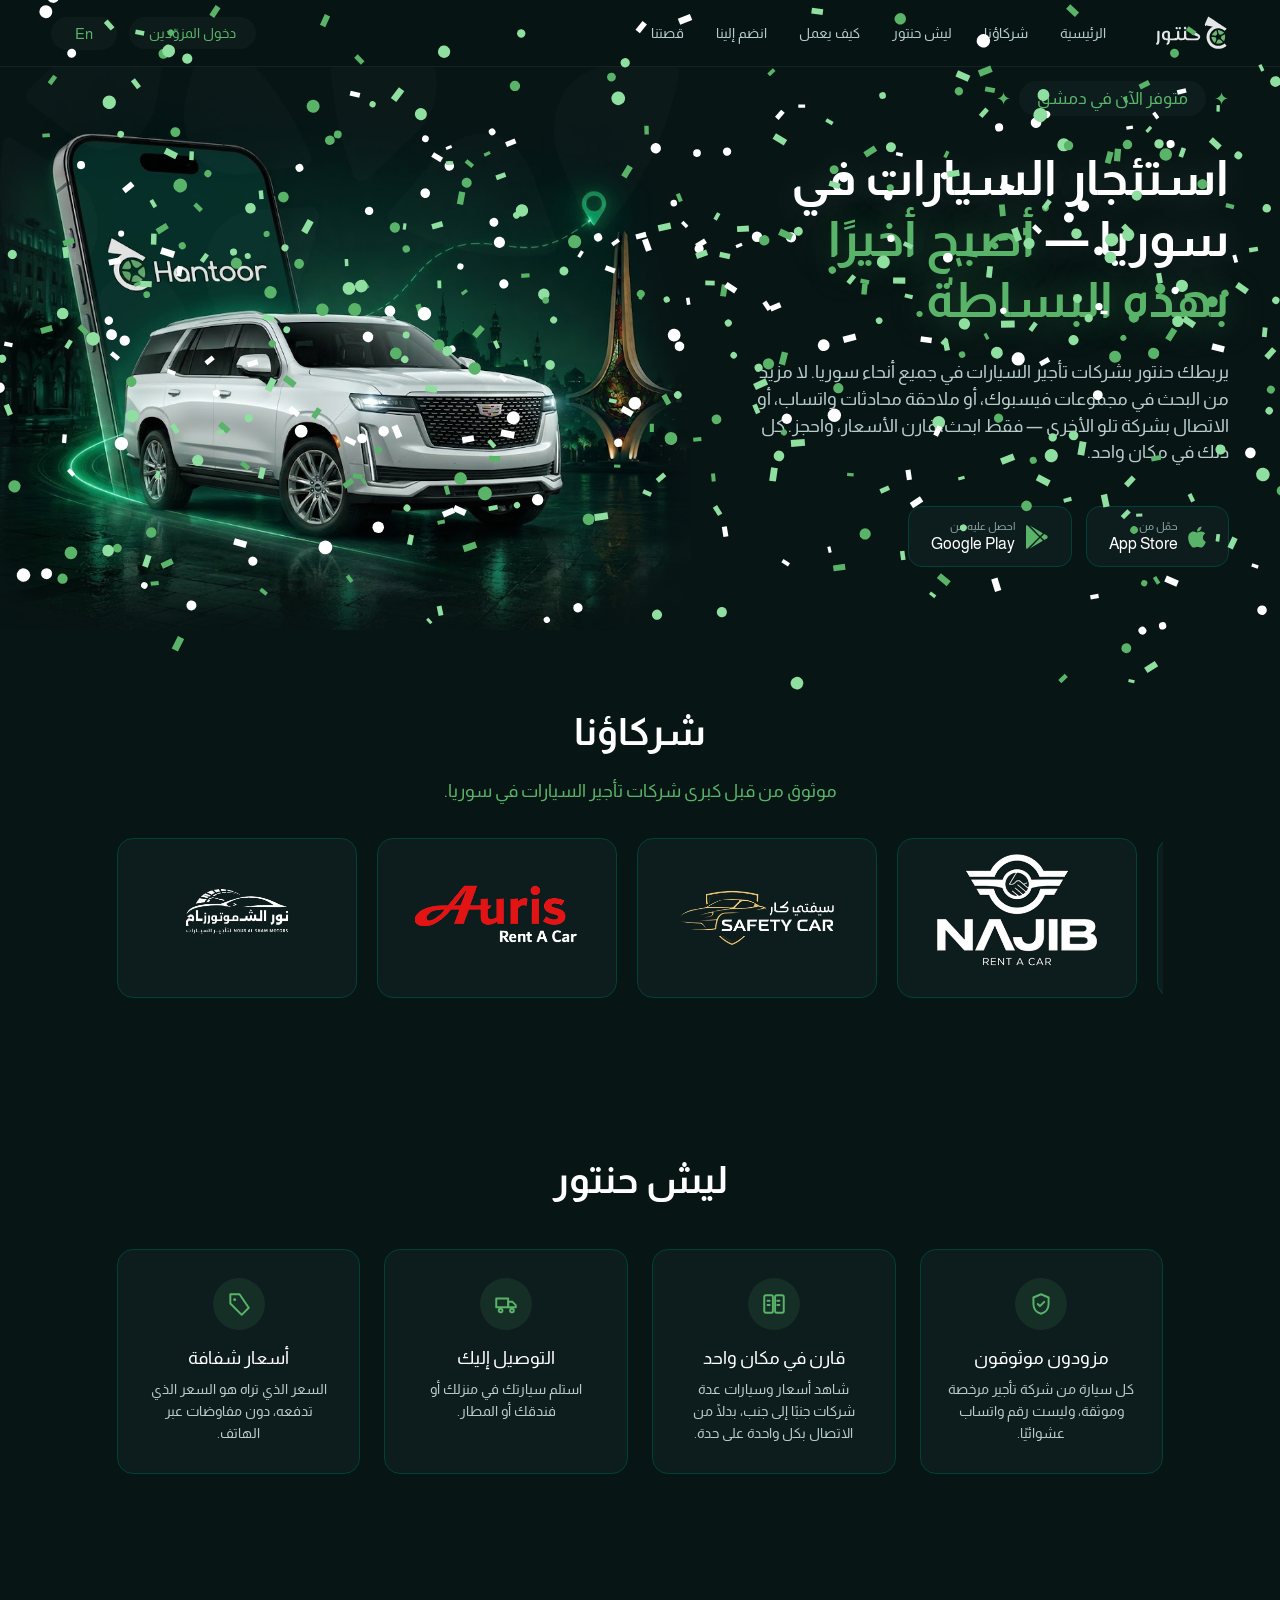
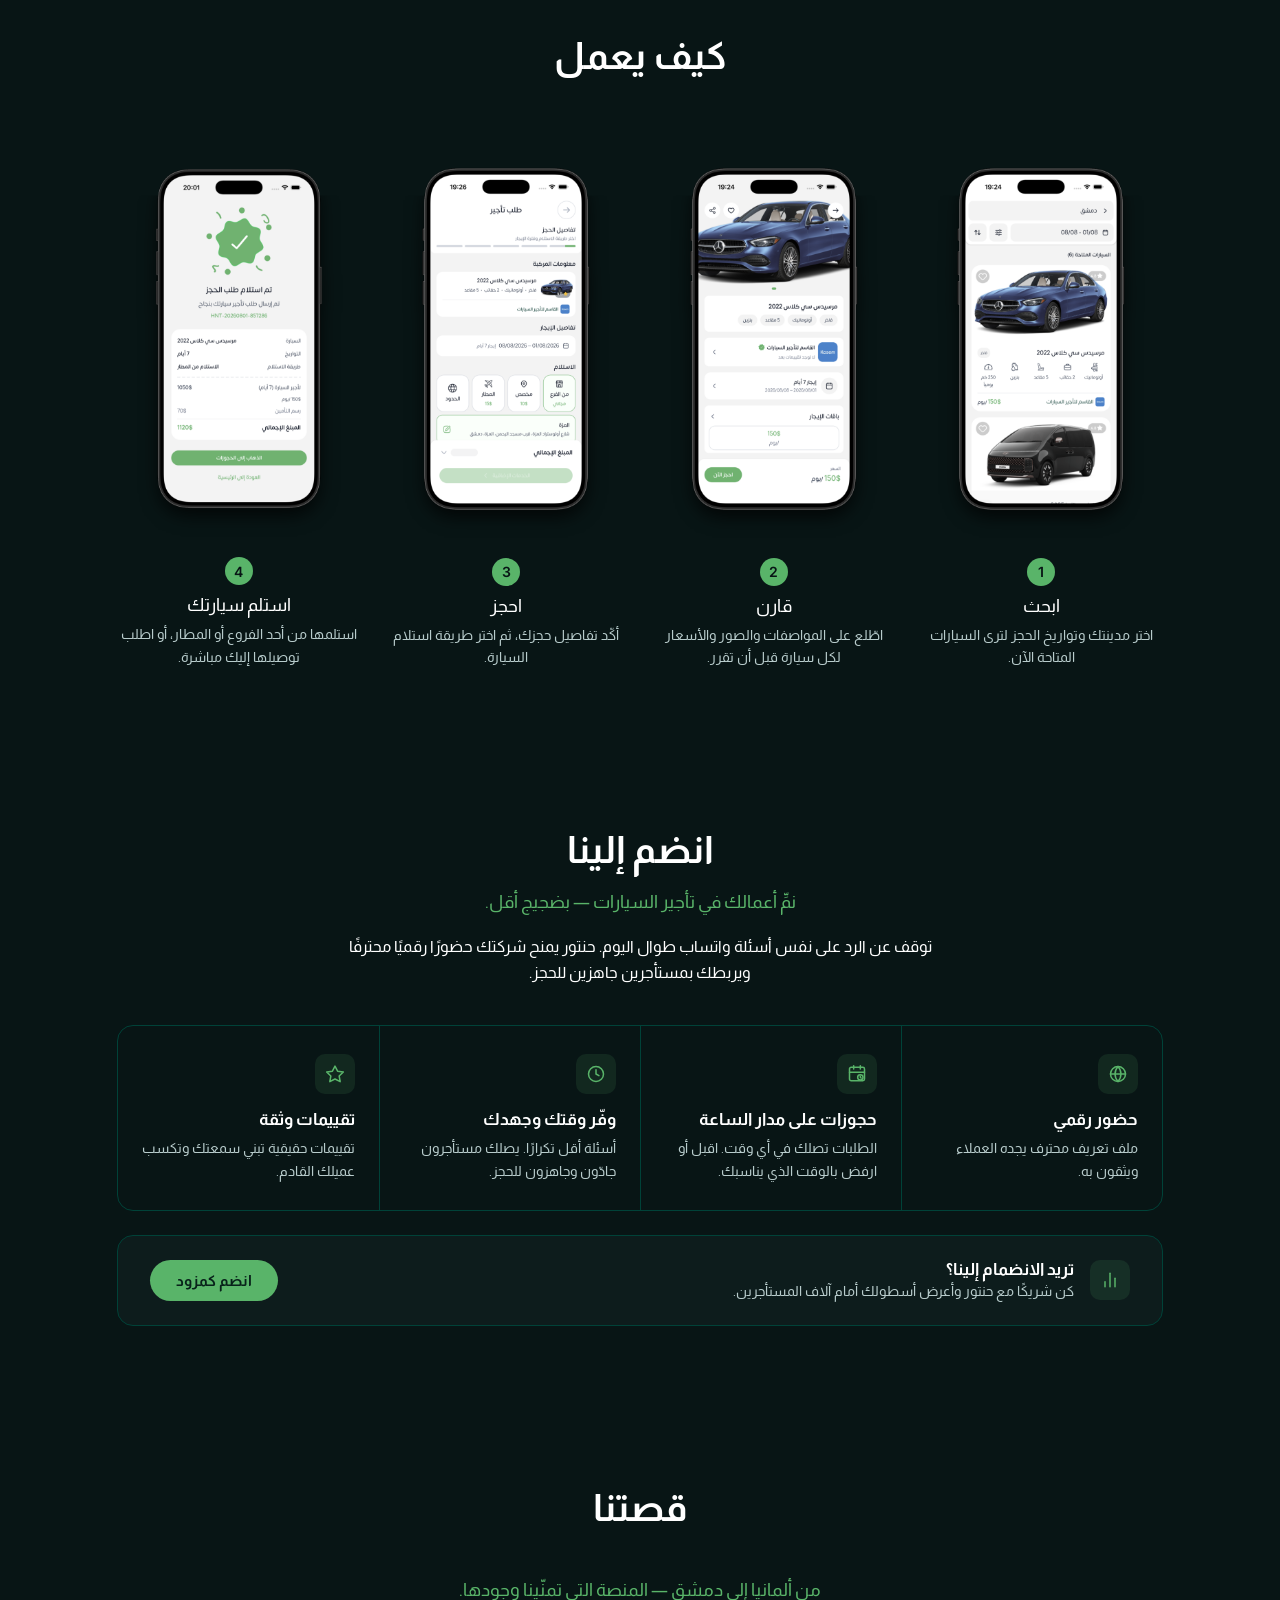
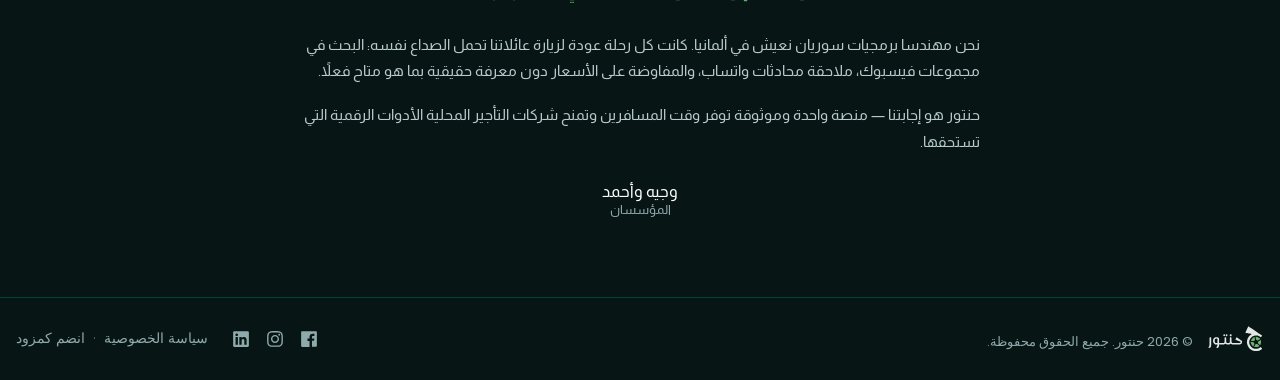
<file: index.html>
<!DOCTYPE html>
<html lang="en" dir="ltr">
<head>
    <meta charset="UTF-8">
    <meta name="viewport" content="width=device-width, initial-scale=1.0">
    <title>Hantoor | حنتور - Car Rental App Now Live in Syria | استئجار السيارات في سوريا</title>

    <!-- SEO -->
    <meta name="description" content="Hantoor is now live in Damascus — compare verified car rental providers and book in minutes. | حنتور متوفر الآن في دمشق — قارن بين مزودين موثوقين واحجز سيارتك خلال دقائق.">
    <meta name="keywords" content="hantoor, حنتور, car rental Syria, استئجار سيارات سوريا, rent a car Syria, تأجير سيارات سوريا, Syria car rental app, تطبيق استئجار سيارات, سوريا, حجز سيارة, دمشق, Damascus">
    <meta name="robots" content="index, follow">
    <meta name="google-site-verification" content="6bX8L0v6q7WD2SI7ThJlSso2X7EAzJY30WG71HMLAQ4">
    <meta name="author" content="Hantoor | حنتور">
    <link rel="canonical" href="https://hantoor.net/">

    <!-- Open Graph (Facebook, LinkedIn, WhatsApp) -->
    <meta property="og:type" content="website">
    <meta property="og:url" content="https://hantoor.net/">
    <meta property="og:title" content="Hantoor | حنتور - Car Rental App Now Live in Syria">
    <meta property="og:description" content="Hantoor is now live in Damascus — compare verified providers and book in minutes. | حنتور متوفر الآن في دمشق — قارن بين مزودين موثوقين واحجز خلال دقائق.">
    <meta property="og:image" content="https://hantoor.net/images/hero-phone-car-en.png">
    <meta property="og:locale" content="en_US">
    <meta property="og:locale:alternate" content="ar_SY">
    <meta property="og:site_name" content="Hantoor | حنتور">

    <!-- Twitter Card -->
    <meta name="twitter:card" content="summary_large_image">
    <meta name="twitter:url" content="https://hantoor.net/">
    <meta name="twitter:title" content="Hantoor | حنتور - Car Rental App Now Live in Syria">
    <meta name="twitter:description" content="Hantoor is now live in Damascus — compare verified providers and book in minutes. | حنتور متوفر الآن في دمشق — قارن بين مزودين موثوقين واحجز خلال دقائق.">
    <meta name="twitter:image" content="https://hantoor.net/images/hero-phone-car-en.png">

    <!-- Structured Data -->
    <script type="application/ld+json">
    {
      "@context": "https://schema.org",
      "@type": "MobileApplication",
      "name": "Hantoor",
      "alternateName": "حنتور",
      "url": "https://hantoor.net",
      "logo": "https://hantoor.net/images/logo.svg",
      "description": "Hantoor is the smarter way to rent cars in Syria — compare verified providers and book in minutes. | حنتور هي الطريقة الأذكى لاستئجار السيارات في سوريا.",
      "applicationCategory": "TravelApplication",
      "operatingSystem": "iOS, Android",
      "areaServed": {
        "@type": "City",
        "name": "Damascus"
      },
      "inLanguage": ["en", "ar"]
    }
    </script>

    <link rel="icon" type="image/x-icon" href="images/favicon.ico">
    <link rel="preconnect" href="https://fonts.googleapis.com">
    <link rel="preconnect" href="https://fonts.gstatic.com" crossorigin>
    <link href="https://fonts.googleapis.com/css2?family=Inter:wght@600&family=Poppins:wght@400;500;700&family=Almarai:wght@400;700&display=swap" rel="stylesheet">
    <link rel="stylesheet" href="style.css">
</head>
<body>
    <canvas id="confetti-canvas" aria-hidden="true"></canvas>

    <header class="site-header">
        <div class="header-inner">
            <a href="/" class="logo-link">
                <img src="images/logo.svg" alt="Hantoor" class="logo site-logo" id="header-logo">
            </a>

            <nav class="main-nav" id="main-nav">
                <a href="#top" class="nav-link" id="nav-main">Home</a>
                <a href="#partners" class="nav-link" id="nav-partners">Our partners</a>
                <a href="#why-hantoor" class="nav-link" id="nav-why">Why Hantoor</a>
                <a href="#how-it-works" class="nav-link" id="nav-how">How it works</a>
                <a href="#for-agencies" class="nav-link" id="nav-agencies">Join us</a>
                <a href="#our-story" class="nav-link" id="nav-story">Our story</a>
            </nav>

            <div class="header-actions">
                <a href="https://provider.hantoor.net/" target="_blank" rel="noopener" class="provider-login-btn" id="provider-login">Provider login</a>
                <button id="lang-switch" class="lang-btn">Ar</button>
                <button id="nav-toggle" class="nav-toggle" aria-label="Menu" aria-expanded="false">
                    <span></span><span></span><span></span>
                </button>
            </div>
        </div>
    </header>

    <div class="page" id="top">

        <!-- Left: hero image (desktop only) -->
        <div class="hero-col">
            <img src="images/circle-star.png" alt="" class="circle-star">
            <img src="images/hlaf-circle-star.png" alt="" class="half-circle-star">
            <img src="images/hero-phone-car-en.png" alt="" class="hero-img">
        </div>

        <!-- Right: content -->
        <div class="content-col">
            <div class="content-body">
                <div class="coming-soon-group">
                    <span class="pill-dot">✦</span>
                    <div class="coming-soon-pill">
                        <span id="badge-text">NOW LIVE IN DAMASCUS</span>
                    </div>
                    <span class="pill-dot">✦</span>
                </div>

                <h1 class="headline"><span id="main-heading">Renting a car in Syria —</span> <span class="headline-accent" id="accent-heading">finally made simple.</span></h1>
                <p class="subtitle" id="subtitle">Hantoor connects you with car rental companies across Syria. No more scrolling Facebook groups, chasing WhatsApp threads, or calling company after company — just search, compare prices, and book. All in one place.</p>

                <div id="store-buttons">
                    <a href="https://apps.apple.com/us/app/hantoor/id6766658486" target="_blank" rel="noopener" class="store-btn" id="store-apple" aria-label="Download on the App Store">
                        <svg class="store-icon" viewBox="0 0 384 512" fill="currentColor" aria-hidden="true"><path d="M318.7 268.7c-.2-36.7 16.4-64.4 50-84.8-18.8-26.9-47.2-41.7-84.7-44.6-35.5-2.8-74.3 20.7-88.5 20.7-15 0-49.4-19.7-76.4-19.7C63.3 141.2 4 184.8 4 273.5q0 39.3 14.4 81.2c12.8 36.7 59 126.7 107.2 125.2 25.2-.6 43-17.9 75.8-17.9 31.8 0 48.3 17.9 76.4 17.9 48.6-.7 90.4-82.5 102.6-119.3-65.2-30.7-61.7-90-61.7-91.9zM262.1 104.5c27.3-32.4 24.8-61.9 24-72.5-24.1 1.4-52 16.4-67.9 34.9-17.5 19.8-27.8 44.3-25.6 71.9 26.1 2 49.9-11.4 69.5-34.3z"/></svg>
                        <span class="store-text"><small id="store-apple-line1" class="store-line1-apple">Download on the</small><strong>App Store</strong></span>
                    </a>
                    <a href="https://play.google.com/store/apps/details?id=net.hantoor.app" target="_blank" rel="noopener" class="store-btn" id="store-google" aria-label="Get it on Google Play">
                        <svg class="store-icon" viewBox="-1 0 24 24" fill="currentColor" aria-hidden="true"><path d="m3.751.61 13.124 7.546-2.813 2.813zm-2.719-.61 12.047 12-12.046 12c-.613-.271-1.033-.874-1.033-1.575 0-.023 0-.046.001-.068v.003-20.719c-.001-.019-.001-.042-.001-.065 0-.701.42-1.304 1.022-1.571l.011-.004zm19.922 10.594c.414.307.679.795.679 1.344 0 .022 0 .043-.001.065v-.003c.004.043.007.094.007.145 0 .516-.25.974-.636 1.258l-.004.003-2.813 1.593-3.046-2.999 3.047-3.047zm-17.203 12.796 10.312-10.359 2.813 2.813z"/></svg>
                        <span class="store-text"><small id="store-google-line1" class="store-line1-google">GET IT ON</small><strong>Google Play</strong></span>
                    </a>
                </div>

            </div>
        </div>
    </div>

    <!-- Mobile: hero image at bottom -->
    <div class="mobile-hero" aria-hidden="true">
        <img src="images/hero-mobile-bottom-en.png" alt="">
    </div>

    <!-- Our partners -->
    <section class="section partners-section" id="partners">
        <h2 class="section-title" id="partners-title">Our partners</h2>
        <p class="partners-subtitle" id="partners-subtitle">Trusted by leading rental agencies across Syria.</p>
        <div class="partners-marquee">
            <div class="partners-track">
                <div class="partner-card"><img src="images/partner-nour-alsham.png" alt="Nour Al Sham Motors" loading="lazy"></div>
                <div class="partner-card"><img src="images/partner-auris.png" alt="Auris Rent A Car" loading="lazy"></div>
                <div class="partner-card"><img src="images/partner-safety-car.png" alt="Safety Car" loading="lazy"></div>
                <div class="partner-card"><img src="images/partner-najib.png" alt="Najib Rent A Car" loading="lazy"></div>
                <div class="partner-card"><img src="images/partner-alqaed.png" alt="Al Qaed Rent A Car" loading="lazy"></div>
                <div class="partner-card"><img src="images/partner-alemad.png" alt="Alemad Cars" loading="lazy"></div>
                <div class="partner-card" aria-hidden="true"><img src="images/partner-nour-alsham.png" alt="" loading="lazy"></div>
                <div class="partner-card" aria-hidden="true"><img src="images/partner-auris.png" alt="" loading="lazy"></div>
                <div class="partner-card" aria-hidden="true"><img src="images/partner-safety-car.png" alt="" loading="lazy"></div>
                <div class="partner-card" aria-hidden="true"><img src="images/partner-najib.png" alt="" loading="lazy"></div>
                <div class="partner-card" aria-hidden="true"><img src="images/partner-alqaed.png" alt="" loading="lazy"></div>
                <div class="partner-card" aria-hidden="true"><img src="images/partner-alemad.png" alt="" loading="lazy"></div>
            </div>
        </div>
    </section>

    <!-- Features -->
    <section class="section features-section" id="why-hantoor">
        <h2 class="section-title" id="features-title">Why Hantoor</h2>
        <div class="features-grid">
            <div class="feature-card">
                <span class="feature-icon"><svg viewBox="0 0 24 24" fill="none" stroke="currentColor" stroke-width="1.8" stroke-linecap="round" stroke-linejoin="round"><path d="M12 3l7 3v6c0 4.5-3 8-7 9-4-1-7-4.5-7-9V6l7-3z"/><path d="M9 12l2 2 4-4"/></svg></span>
                <h3 id="feature-1-title">Verified providers</h3>
                <p id="feature-1-desc">Every car comes from a vetted rental agency — not a random WhatsApp number.</p>
            </div>
            <div class="feature-card">
                <span class="feature-icon"><svg viewBox="0 0 24 24" fill="none" stroke="currentColor" stroke-width="1.8" stroke-linecap="round" stroke-linejoin="round"><rect x="3" y="4" width="8" height="16" rx="1.5"/><rect x="13" y="4" width="8" height="16" rx="1.5"/><path d="M6 9h2M6 13h2M15 9h2M15 13h2"/></svg></span>
                <h3 id="feature-2-title">Compare in one place</h3>
                <p id="feature-2-desc">See prices and cars from multiple companies side by side, instead of calling around.</p>
            </div>
            <div class="feature-card">
                <span class="feature-icon"><svg viewBox="0 0 24 24" fill="none" stroke="currentColor" stroke-width="1.8" stroke-linecap="round" stroke-linejoin="round"><path d="M3 7h11v8H3z"/><path d="M14 10h4l3 3v2h-7z"/><circle cx="7" cy="18" r="1.7"/><circle cx="17.5" cy="18" r="1.7"/></svg></span>
                <h3 id="feature-3-title">Delivery to you</h3>
                <p id="feature-3-desc">Get your car delivered to your home, hotel, or the airport.</p>
            </div>
            <div class="feature-card">
                <span class="feature-icon"><svg viewBox="0 0 24 24" fill="none" stroke="currentColor" stroke-width="1.8" stroke-linecap="round" stroke-linejoin="round"><path d="M12.5 3H4v8.5L14.5 22 21 15.5 12.5 3z"/><circle cx="8" cy="8" r="1.3" fill="currentColor" stroke="none"/></svg></span>
                <h3 id="feature-4-title">Transparent pricing</h3>
                <p id="feature-4-desc">The price you see is the price you pay. No haggling by phone.</p>
            </div>
        </div>
    </section>

    <!-- How it works -->
    <section class="section how-section" id="how-it-works">
        <h2 class="section-title" id="how-title">How it works</h2>
        <div class="steps-grid">
            <div class="step-card">
                <img src="images/app-search.png" alt="Search screen showing available cars in Damascus" loading="lazy">
                <span class="step-number">1</span>
                <h3 id="step-1-title">Search</h3>
                <p id="step-1-desc">Pick your city and dates to see cars available right now.</p>
            </div>
            <div class="step-card">
                <img src="images/app-car-details.png" alt="Car details screen with specs and price" loading="lazy">
                <span class="step-number">2</span>
                <h3 id="step-2-title">Compare</h3>
                <p id="step-2-desc">Check specs, photos, and pricing for each car before you decide.</p>
            </div>
            <div class="step-card">
                <img src="images/app-booking-delivery.png" alt="Booking screen with delivery options" loading="lazy">
                <span class="step-number">3</span>
                <h3 id="step-3-title">Book</h3>
                <p id="step-3-desc">Confirm your booking details, then choose how you'll get the car.</p>
            </div>
            <div class="step-card">
                <img src="images/app-booking-confirmed.png" alt="Booking confirmed screen" loading="lazy">
                <span class="step-number">4</span>
                <h3 id="step-4-title">Get your car</h3>
                <p id="step-4-desc">Pick up at a branch, the airport, or get it delivered straight to you.</p>
            </div>
        </div>
    </section>

    <!-- For rental agencies -->
    <section class="section agency-section" id="for-agencies">
        <span class="section-kicker" id="agency-kicker">Join us</span>
        <h2 class="agency-title" id="agency-title">Grow your rental business — with less noise.</h2>
        <p class="agency-subtitle" id="agency-subtitle">Stop answering the same WhatsApp questions all day. Hantoor gives your company a professional home online and connects you with renters who are ready to book.</p>

        <div class="agency-grid">
            <div class="agency-col">
                <span class="agency-icon"><svg viewBox="0 0 24 24" fill="none" stroke="currentColor" stroke-width="1.8" stroke-linecap="round" stroke-linejoin="round"><circle cx="12" cy="12" r="9"/><line x1="3" y1="12" x2="21" y2="12"/><path d="M12 3a13 13 0 0 1 3.5 9A13 13 0 0 1 12 21a13 13 0 0 1-3.5-9A13 13 0 0 1 12 3z"/></svg></span>
                <h3 id="agency-1-title">Online Presence</h3>
                <p id="agency-1-desc">A professional profile customers can actually find, and trust.</p>
            </div>
            <div class="agency-col">
                <span class="agency-icon"><svg viewBox="0 0 24 24" fill="none" stroke="currentColor" stroke-width="1.8" stroke-linecap="round" stroke-linejoin="round"><rect x="3" y="4" width="18" height="16" rx="2"/><line x1="8" y1="2" x2="8" y2="6"/><line x1="16" y1="2" x2="16" y2="6"/><line x1="3" y1="10" x2="21" y2="10"/><circle cx="16" cy="16" r="3.2"/><path d="M16 14.6v1.4l1 .8"/></svg></span>
                <h3 id="agency-2-title">Bookings 24/7</h3>
                <p id="agency-2-desc">Requests arrive around the clock. Approve or decline at your own pace.</p>
            </div>
            <div class="agency-col">
                <span class="agency-icon"><svg viewBox="0 0 24 24" fill="none" stroke="currentColor" stroke-width="1.8" stroke-linecap="round" stroke-linejoin="round"><circle cx="12" cy="12" r="9"/><polyline points="12 7 12 12 15.5 14"/></svg></span>
                <h3 id="agency-3-title">Save Time &amp; Effort</h3>
                <p id="agency-3-desc">Fewer repeat questions. Serious renters come to you, ready to go.</p>
            </div>
            <div class="agency-col">
                <span class="agency-icon"><svg viewBox="0 0 24 24" fill="none" stroke="currentColor" stroke-width="1.8" stroke-linecap="round" stroke-linejoin="round"><polygon points="12 2.5 15.1 8.6 22 9.6 17 14.4 18.2 21.2 12 18 5.8 21.2 7 14.4 2 9.6 8.9 8.6 12 2.5"/></svg></span>
                <h3 id="agency-4-title">Ratings &amp; Trust</h3>
                <p id="agency-4-desc">Real reviews that build your reputation and win the next customer.</p>
            </div>
        </div>

        <div class="agency-cta-bar">
            <div class="agency-cta-text">
                <span class="agency-cta-icon"><svg viewBox="0 0 24 24" fill="none" stroke="currentColor" stroke-width="1.8" stroke-linecap="round" stroke-linejoin="round"><line x1="18" y1="20" x2="18" y2="10"/><line x1="12" y1="20" x2="12" y2="4"/><line x1="6" y1="20" x2="6" y2="14"/></svg></span>
                <div>
                    <h3 id="agency-cta-title">Want to join us?</h3>
                    <p id="agency-cta-desc">Partner with Hantoor and put your fleet in front of thousands of renters.</p>
                </div>
            </div>
            <a href="https://hantoor.net/provider-flyer-jun-01/" class="become-partner-btn" id="agency-cta-btn">Become a partner</a>
        </div>
    </section>

    <!-- Our story -->
    <section class="section story-section" id="our-story">
        <div class="story-inner">
            <h2 class="section-title" id="story-title">Our story</h2>
            <p class="story-kicker" id="story-kicker">From Germany to Damascus — the platform we wished existed.</p>
            <p id="story-body-1">We're two Syrian software engineers living in Germany. Every trip home to see our families came with the same headache: scrolling Facebook groups, chasing WhatsApp threads, and haggling over prices with no idea what was actually available.</p>
            <p id="story-body-2">Hantoor is our answer — one honest platform that saves travelers time and gives local rental agencies the digital tools they deserve. The first of its kind in Syria.</p>
            <div class="story-signature">
                <strong id="story-names">Wajih &amp; Ahmad</strong>
                <span id="story-role">Founders</span>
            </div>
        </div>
    </section>

    <footer class="site-footer">
        <div class="footer-inner">
            <div class="footer-brand">
                <img src="images/logo.svg" alt="Hantoor" class="footer-logo site-logo" id="footer-logo">
                <p id="footer-copyright">© 2026 Hantoor. All rights reserved.</p>
            </div>

            <div class="footer-right">
                <div class="footer-social">
                    <a href="https://www.facebook.com/people/Hantoor/61590774894619/" target="_blank" rel="noopener noreferrer" aria-label="Hantoor on Facebook" class="social-link">
                        <svg viewBox="0 0 448 512" fill="currentColor" aria-hidden="true"><path d="M448 56.7v398.5c0 13.7-11.1 24.7-24.7 24.7H309.1V306.5h58.2l8.7-67.6h-67v-38.7c0-19.6 5.4-32.9 33.5-32.9h35.8v-60.5c-6.2-.8-27.4-2.7-52.2-2.7-51.6 0-87 31.5-87 89.4v49.4h-58.4v67.6h58.4V480H24.7C11.1 480 0 468.9 0 455.3V56.7C0 43.1 11.1 32 24.7 32h398.5c13.7 0 24.8 11.1 24.8 24.7z"/></svg>
                    </a>
                    <a href="https://www.instagram.com/hantoor.sy/" target="_blank" rel="noopener noreferrer" aria-label="Hantoor on Instagram" class="social-link">
                        <svg viewBox="0 0 448 512" fill="currentColor" aria-hidden="true"><path d="M224.1 141c-63.6 0-114.9 51.3-114.9 114.9s51.3 114.9 114.9 114.9S339 319.5 339 255.9 287.7 141 224.1 141zm0 189.6c-41.1 0-74.7-33.5-74.7-74.7s33.5-74.7 74.7-74.7 74.7 33.5 74.7 74.7-33.6 74.7-74.7 74.7zm146.4-194.3c0 14.9-12 26.8-26.8 26.8-14.9 0-26.8-12-26.8-26.8s12-26.8 26.8-26.8 26.8 12 26.8 26.8zm76.1 27.2c-1.7-35.9-9.9-67.7-36.2-93.9-26.2-26.2-58-34.4-93.9-36.2-37-2.1-147.9-2.1-184.9 0-35.8 1.7-67.6 9.9-93.9 36.1s-34.4 58-36.2 93.9c-2.1 37-2.1 147.9 0 184.9 1.7 35.9 9.9 67.7 36.2 93.9s58 34.4 93.9 36.2c37 2.1 147.9 2.1 184.9 0 35.9-1.7 67.7-9.9 93.9-36.2 26.2-26.2 34.4-58 36.2-93.9 2.1-37 2.1-147.8 0-184.8zM398.8 388c-7.8 19.6-22.9 34.7-42.6 42.6-29.5 11.7-99.5 9-132.1 9s-102.7 2.6-132.1-9c-19.6-7.8-34.7-22.9-42.6-42.6-11.7-29.5-9-99.5-9-132.1s-2.6-102.7 9-132.1c7.8-19.6 22.9-34.7 42.6-42.6 29.5-11.7 99.5-9 132.1-9s102.7-2.6 132.1 9c19.6 7.8 34.7 22.9 42.6 42.6 11.7 29.5 9 99.5 9 132.1s2.7 102.7-9 132.1z"/></svg>
                    </a>
                    <a href="https://www.linkedin.com/company/136003904/" target="_blank" rel="noopener noreferrer" aria-label="Hantoor on LinkedIn" class="social-link">
                        <svg viewBox="0 0 448 512" fill="currentColor" aria-hidden="true"><path d="M416 32H31.9C14.3 32 0 46.5 0 64.3v383.4C0 465.5 14.3 480 31.9 480H416c17.6 0 32-14.5 32-32.3V64.3C448 46.5 433.6 32 416 32zM135.4 416H69V202.2h66.5V416zm-33.2-243c-21.3 0-38.5-17.3-38.5-38.5S80.9 96 102.2 96c21.2 0 38.5 17.3 38.5 38.5 0 21.3-17.2 38.5-38.5 38.5zm282.1 243h-66.4V312c0-24.8-.5-56.7-34.5-56.7-34.6 0-39.9 27-39.9 54.9V416h-66.4V202.2h63.7v29.2h.9c8.9-16.8 30.6-34.5 62.9-34.5 67.2 0 79.7 44.3 79.7 101.9V416z"/></svg>
                    </a>
                </div>

                <div class="footer-links">
                    <a href="https://hantoor.net/privacy-policy/" id="footer-privacy">Privacy Policy</a>
                    <span aria-hidden="true">·</span>
                    <a href="https://hantoor.net/provider-flyer-jun-01/" id="footer-partner">Partner with us</a>
                </div>
            </div>
        </div>
    </footer>

    <script src="script.js"></script>
</body>
</html>
</file>
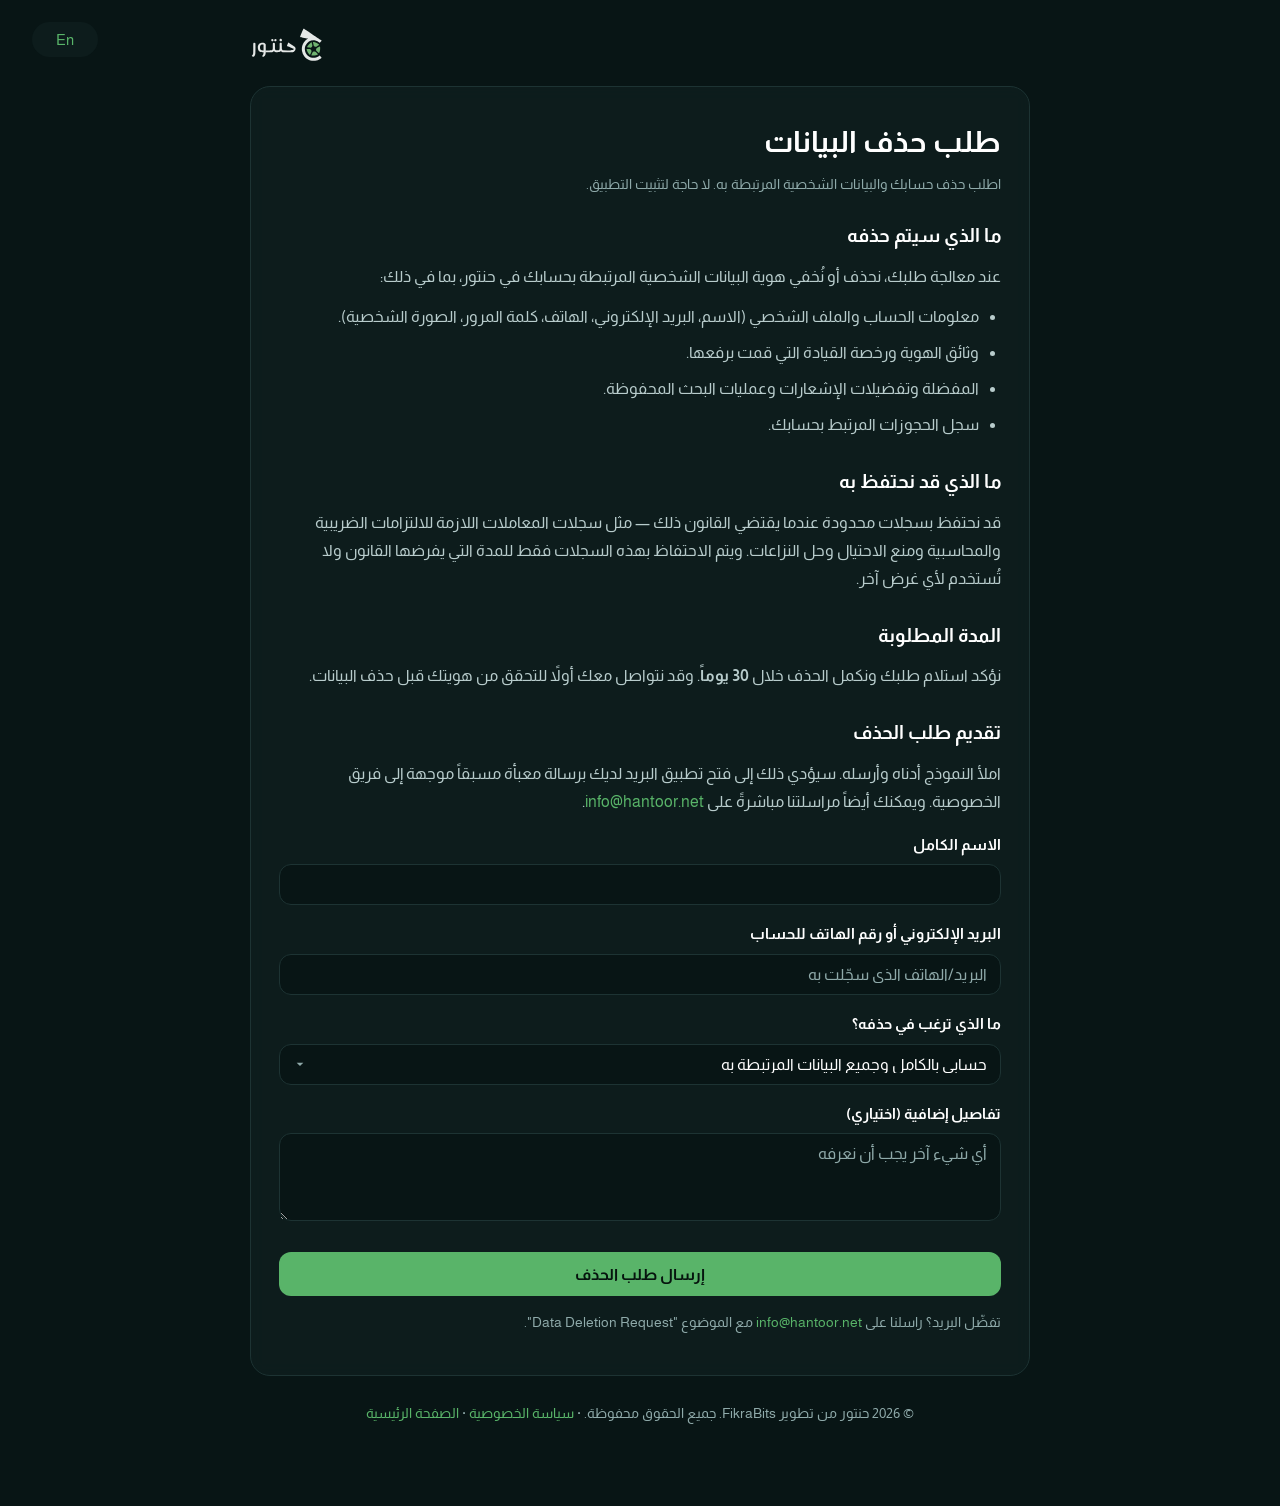
<file: data-deletion/index.html>
<!DOCTYPE html>
<html lang="en" dir="ltr">
<head>
    <meta charset="UTF-8">
    <meta name="viewport" content="width=device-width, initial-scale=1.0">
    <title>Data Deletion Request | طلب حذف البيانات — Hantoor | حنتور</title>

    <meta name="description" content="Request deletion of your Hantoor account and associated data. No app installation required. | اطلب حذف حسابك وبياناتك في حنتور دون الحاجة لتثبيت التطبيق.">
    <meta name="robots" content="index, follow">
    <link rel="canonical" href="https://hantoor.net/data-deletion/">
    <link rel="icon" href="../images/favicon.ico">
    <link rel="preconnect" href="https://fonts.googleapis.com">
    <link rel="preconnect" href="https://fonts.gstatic.com" crossorigin>
    <link href="https://fonts.googleapis.com/css2?family=Poppins:wght@400;500;700&family=Almarai:wght@400;700&display=swap" rel="stylesheet">

    <meta property="og:type" content="website">
    <meta property="og:url" content="https://hantoor.net/data-deletion/">
    <meta property="og:title" content="Data Deletion Request | طلب حذف البيانات — Hantoor">
    <meta property="og:description" content="Request deletion of your Hantoor account and associated data.">
    <meta property="og:site_name" content="Hantoor | حنتور">

    <style>
        :root {
            --bg: #081515;
            --accent: #59b469;
            --text-primary: #ffffff;
            --text-secondary: #b8cccc;
            --text-muted: #8faaaa;
            --surface: rgba(15, 31, 31, 0.75);
            --field: rgba(8, 18, 18, 0.6);
            --border: #1d3333;
            --radius: 20px;
            --maxw: 820px;
        }

        * { box-sizing: border-box; }

        body {
            margin: 0;
            background-color: var(--bg);
            color: var(--text-primary);
            font-family: 'Poppins', sans-serif;
            line-height: 1.75;
            font-size: 16px;
            -webkit-font-smoothing: antialiased;
        }

        html[lang="ar"] body { font-family: 'Almarai', sans-serif; }

        a { color: var(--accent); text-decoration: none; }
        a:hover { text-decoration: underline; }

        .wrap {
            max-width: var(--maxw);
            margin: 0 auto;
            padding: 28px 20px 80px;
        }

        header.legal-header {
            display: flex;
            align-items: center;
            justify-content: space-between;
            gap: 16px;
            flex-wrap: wrap;
            margin-bottom: 24px;
        }

        .brand {
            display: inline-flex;
            align-items: center;
            gap: 10px;
        }
        .brand img { height: 34px; width: auto; }

        .card {
            background: var(--surface);
            border: 1px solid var(--border);
            border-radius: var(--radius);
            padding: 28px;
            backdrop-filter: blur(8px);
        }

        h1 { font-size: 1.9rem; margin: 0 0 4px; }
        .updated { color: var(--text-muted); font-size: 0.9rem; margin: 0 0 22px; }

        h2 {
            font-size: 1.2rem;
            color: var(--text-primary);
            margin: 26px 0 10px;
        }
        h2:first-of-type { margin-top: 2px; }

        p { margin: 0 0 12px; color: var(--text-secondary); }
        ul { margin: 0 0 16px; padding-inline-start: 22px; }
        li { margin: 0 0 8px; color: var(--text-secondary); }

        form { margin-top: 6px; }
        label {
            display: block;
            font-weight: 600;
            color: var(--text-primary);
            margin: 16px 0 6px;
            font-size: 0.95rem;
        }
        input, textarea, select {
            width: 100%;
            padding: 11px 13px;
            border: 1px solid var(--border);
            border-radius: 12px;
            font-size: 1rem;
            font-family: inherit;
            background: var(--field);
            color: var(--text-primary);
        }

        select {
            appearance: none;
            -webkit-appearance: none;
            background-image: url("data:image/svg+xml,%3Csvg xmlns='http://www.w3.org/2000/svg' width='16' height='16' viewBox='0 0 24 24'%3E%3Cpath fill='%238faaaa' d='M7 10l5 5 5-5z'/%3E%3C/svg%3E");
            background-repeat: no-repeat;
            background-position: right 12px center;
            padding-right: 36px;
        }

        html[dir="rtl"] select {
            background-position: left 12px center;
            padding-right: 13px;
            padding-left: 36px;
        }
        input::placeholder, textarea::placeholder { color: var(--text-muted); }
        input:focus, textarea:focus, select:focus {
            outline: none;
            border-color: var(--accent);
        }
        textarea { resize: vertical; min-height: 88px; }

        .btn {
            display: block;
            width: 100%;
            margin-top: 22px;
            padding: 13px 16px;
            border: 0;
            border-radius: 12px;
            background: var(--accent);
            color: #06140e;
            font-size: 1.02rem;
            font-weight: 700;
            cursor: pointer;
            font-family: inherit;
        }
        .btn:hover { opacity: 0.93; }

        .note {
            margin-top: 14px;
            color: var(--text-muted);
            font-size: 0.9rem;
        }

        .lang-btn {
            position: fixed;
            top: 22px;
            left: 32px;
            z-index: 100;
            background: var(--surface);
            color: var(--accent);
            border: none;
            padding: 9px 24px;
            border-radius: 200px;
            cursor: pointer;
            font-family: 'Poppins', sans-serif;
            font-size: 15px;
            font-weight: 500;
            transition: background 0.2s;
        }
        html[lang="ar"] .lang-btn { font-family: 'Almarai', sans-serif; }
        .lang-btn:hover { background: rgba(15, 31, 31, 1); }

        footer.legal-footer {
            margin-top: 26px;
            text-align: center;
            color: var(--text-muted);
            font-size: 0.85rem;
        }

        [data-lang] { display: none; }
        [data-lang].visible { display: block; }

        html[dir="rtl"] body { text-align: right; }
        html[dir="rtl"] .legal-header { flex-direction: row-reverse; }

        @media (max-width: 520px) {
            .card { padding: 22px 18px; }
            h1 { font-size: 1.55rem; }
        }
    </style>
</head>
<body>
    <button class="lang-btn" id="lang-btn">En</button>
    <div class="wrap">
        <header class="legal-header">
            <a class="brand" href="/">
                <img src="../images/logo.svg" alt="Hantoor | حنتور">
            </a>
        </header>

        <main class="card">
            <!-- ENGLISH -->
            <section data-lang="en">
                <h1>Data Deletion Request</h1>
                <p class="updated">Request deletion of your account and associated personal data. No app installation required.</p>

                <h2>What gets deleted</h2>
                <p>When we process your request, we delete or anonymise the personal data associated with your Hantoor account, including:</p>
                <ul>
                    <li>Account and profile information (name, email, phone, password, profile photo).</li>
                    <li>Identity and driving-license documents you uploaded.</li>
                    <li>Your favorites, notification preferences, and saved searches.</li>
                    <li>Booking history linked to your account.</li>
                </ul>

                <h2>What we may retain</h2>
                <p>We may keep limited records where the law requires it — for example, transaction records needed for tax, accounting, fraud-prevention, or dispute-resolution obligations. Such records are kept only as long as legally required and are not used for any other purpose.</p>

                <h2>How long it takes</h2>
                <p>We confirm receipt of your request and complete the deletion within <strong>30 days</strong>. We may contact you first to verify your identity before deleting data.</p>

                <h2>Request deletion</h2>
                <p>Fill in the form below and submit. This opens your email app with a pre-filled message to our privacy team. You can also email us directly at <a href="mailto:info@hantoor.net?subject=Data%20Deletion%20Request">info@hantoor.net</a>.</p>
                <form data-form="en" novalidate>
                    <label for="en-name">Full name</label>
                    <input id="en-name" name="name" type="text" autocomplete="name" required>

                    <label for="en-contact">Account email or phone number</label>
                    <input id="en-contact" name="contact" type="text" required placeholder="The email/phone you signed up with">

                    <label for="en-scope">What would you like to delete?</label>
                    <select id="en-scope" name="scope">
                        <option value="My entire account and all associated data">My entire account and all associated data</option>
                        <option value="Specific data only (described below)">Specific data only (described below)</option>
                    </select>

                    <label for="en-notes">Additional details (optional)</label>
                    <textarea id="en-notes" name="notes" placeholder="Anything else we should know"></textarea>

                    <button class="btn" type="submit">Submit deletion request</button>
                </form>
                <p class="note">Prefer email? Write to <a href="mailto:info@hantoor.net?subject=Data%20Deletion%20Request">info@hantoor.net</a> with the subject "Data Deletion Request".</p>
            </section>

            <!-- ARABIC -->
            <section data-lang="ar">
                <h1>طلب حذف البيانات</h1>
                <p class="updated">اطلب حذف حسابك والبيانات الشخصية المرتبطة به. لا حاجة لتثبيت التطبيق.</p>

                <h2>ما الذي سيتم حذفه</h2>
                <p>عند معالجة طلبك، نحذف أو نُخفي هوية البيانات الشخصية المرتبطة بحسابك في حنتور، بما في ذلك:</p>
                <ul>
                    <li>معلومات الحساب والملف الشخصي (الاسم، البريد الإلكتروني، الهاتف، كلمة المرور، الصورة الشخصية).</li>
                    <li>وثائق الهوية ورخصة القيادة التي قمت برفعها.</li>
                    <li>المفضلة وتفضيلات الإشعارات وعمليات البحث المحفوظة.</li>
                    <li>سجل الحجوزات المرتبط بحسابك.</li>
                </ul>

                <h2>ما الذي قد نحتفظ به</h2>
                <p>قد نحتفظ بسجلات محدودة عندما يقتضي القانون ذلك — مثل سجلات المعاملات اللازمة للالتزامات الضريبية والمحاسبية ومنع الاحتيال وحل النزاعات. ويتم الاحتفاظ بهذه السجلات فقط للمدة التي يفرضها القانون ولا تُستخدم لأي غرض آخر.</p>

                <h2>المدة المطلوبة</h2>
                <p>نؤكد استلام طلبك ونكمل الحذف خلال <strong>30 يوماً</strong>. وقد نتواصل معك أولاً للتحقق من هويتك قبل حذف البيانات.</p>

                <h2>تقديم طلب الحذف</h2>
                <p>املأ النموذج أدناه وأرسله. سيؤدي ذلك إلى فتح تطبيق البريد لديك برسالة معبأة مسبقاً موجهة إلى فريق الخصوصية. ويمكنك أيضاً مراسلتنا مباشرةً على <a href="mailto:info@hantoor.net?subject=Data%20Deletion%20Request">info@hantoor.net</a>.</p>
                <form data-form="ar" novalidate>
                    <label for="ar-name">الاسم الكامل</label>
                    <input id="ar-name" name="name" type="text" autocomplete="name" required>

                    <label for="ar-contact">البريد الإلكتروني أو رقم الهاتف للحساب</label>
                    <input id="ar-contact" name="contact" type="text" required placeholder="البريد/الهاتف الذي سجّلت به">

                    <label for="ar-scope">ما الذي ترغب في حذفه؟</label>
                    <select id="ar-scope" name="scope">
                        <option value="حسابي بالكامل وجميع البيانات المرتبطة به">حسابي بالكامل وجميع البيانات المرتبطة به</option>
                        <option value="بيانات محددة فقط (موضّحة أدناه)">بيانات محددة فقط (موضّحة أدناه)</option>
                    </select>

                    <label for="ar-notes">تفاصيل إضافية (اختياري)</label>
                    <textarea id="ar-notes" name="notes" placeholder="أي شيء آخر يجب أن نعرفه"></textarea>

                    <button class="btn" type="submit">إرسال طلب الحذف</button>
                </form>
                <p class="note">تفضّل البريد؟ راسلنا على <a href="mailto:info@hantoor.net?subject=Data%20Deletion%20Request">info@hantoor.net</a> مع الموضوع "Data Deletion Request".</p>
            </section>
        </main>

        <footer class="legal-footer">
            <span data-lang="en" class="visible">&copy; <span class="year"></span> Hantoor by FikraBits. All rights reserved. &middot; <a href="/privacy-policy/">Privacy Policy</a> &middot; <a href="/">Home</a></span>
            <span data-lang="ar">&copy; <span class="year"></span> حنتور من تطوير FikraBits. جميع الحقوق محفوظة. &middot; <a href="/privacy-policy/">سياسة الخصوصية</a> &middot; <a href="/">الصفحة الرئيسية</a></span>
        </footer>
    </div>

    <script>
        (function () {
            var currentLang = "ar";

            function setLang(lang) {
                currentLang = lang;
                var html = document.documentElement;
                html.setAttribute("lang", lang);
                html.setAttribute("dir", lang === "ar" ? "rtl" : "ltr");
                document.querySelectorAll("[data-lang]").forEach(function (el) {
                    el.classList.toggle("visible", el.getAttribute("data-lang") === lang);
                });
                document.getElementById("lang-btn").textContent = lang === "ar" ? "En" : "Ar";
                try { localStorage.setItem("hantoor-lang", lang); } catch (e) {}
            }

            document.querySelectorAll(".year").forEach(function (el) {
                el.textContent = new Date().getFullYear();
            });

            document.getElementById("lang-btn").addEventListener("click", function () {
                setLang(currentLang === "ar" ? "en" : "ar");
            });

            document.querySelectorAll("form[data-form]").forEach(function (form) {
                form.addEventListener("submit", function (event) {
                    event.preventDefault();
                    var get = function (n) {
                        var el = form.querySelector('[name="' + n + '"]');
                        return el ? el.value.trim() : "";
                    };
                    var name = get("name");
                    var contact = get("contact");
                    if (!name || !contact) {
                        form.reportValidity();
                        return;
                    }
                    var body =
                        "Data Deletion Request\n\n" +
                        "Name: " + name + "\n" +
                        "Account email/phone: " + contact + "\n" +
                        "Scope: " + get("scope") + "\n" +
                        "Notes: " + (get("notes") || "-") + "\n\n" +
                        "I request deletion of my Hantoor account and/or the data described above.";
                    window.location.href = "mailto:info@hantoor.net" +
                        "?subject=" + encodeURIComponent("Data Deletion Request") +
                        "&body=" + encodeURIComponent(body);
                });
            });

            var saved = null;
            try { saved = localStorage.getItem("hantoor-lang"); } catch (e) {}
            setLang(saved || "ar");
        })();
    </script>
</body>
</html>
</file>
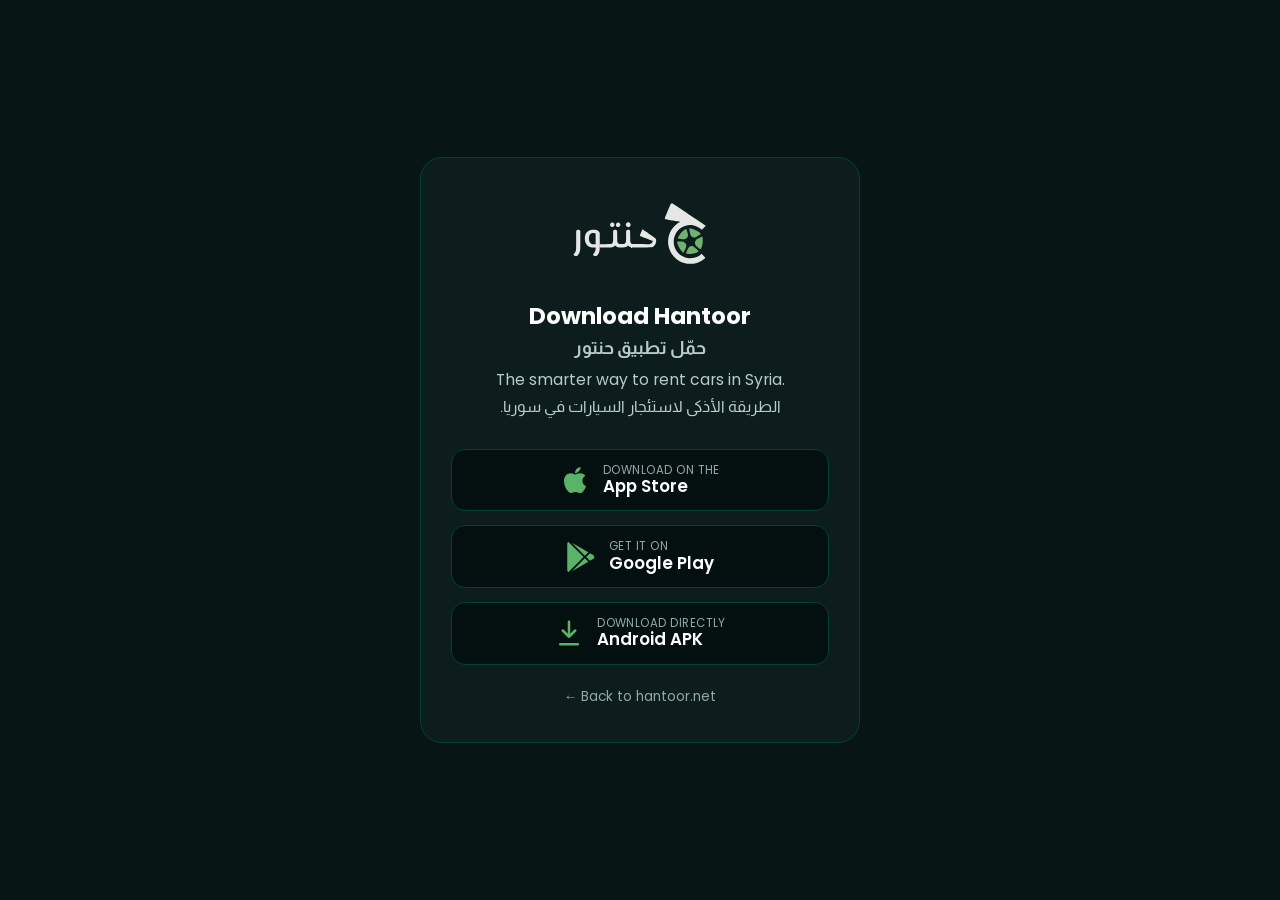
<file: download/index.html>
<!DOCTYPE html>
<html lang="en" dir="ltr">
<head>
    <meta charset="UTF-8">
    <meta name="viewport" content="width=device-width, initial-scale=1.0">
    <title>Download Hantoor | حمّل تطبيق حنتور</title>

    <meta name="description" content="Download the Hantoor app for iPhone and Android. | حمّل تطبيق حنتور لأجهزة آيفون وأندرويد.">
    <link rel="canonical" href="https://hantoor.net/download/">
    <meta property="og:type" content="website">
    <meta property="og:url" content="https://hantoor.net/download/">
    <meta property="og:title" content="Download Hantoor | حمّل تطبيق حنتور">
    <meta property="og:description" content="Download the Hantoor app for iPhone and Android. | حمّل تطبيق حنتور لأجهزة آيفون وأندرويد.">
    <meta property="og:image" content="https://hantoor.net/images/hero-phone-car-en.png">

    <link rel="icon" type="image/x-icon" href="/images/favicon.ico">
    <link rel="preconnect" href="https://fonts.googleapis.com">
    <link rel="preconnect" href="https://fonts.gstatic.com" crossorigin>
    <link href="https://fonts.googleapis.com/css2?family=Poppins:wght@400;500;700&family=Almarai:wght@400;700&display=swap" rel="stylesheet">

    <!-- iOS Smart App Banner -->
    <meta name="apple-itunes-app" content="app-id=6766658486">
    <script src="/apk-config.js"></script>

    <style>
        :root {
            --bg:             #081515;
            --accent:         #59b469;
            --text-primary:   #ffffff;
            --text-secondary: #b8cccc;
            --text-muted:     #8faaaa;
            --surface:        rgba(15, 31, 31, 0.75);
            --border:         #004238;
        }
        *, *::before, *::after { box-sizing: border-box; }
        html, body { margin: 0; height: 100%; }
        body {
            background-color: var(--bg);
            color: var(--text-primary);
            font-family: 'Poppins', sans-serif;
            min-height: 100vh;
            display: flex;
            align-items: center;
            justify-content: center;
            padding: 24px;
            text-align: center;
        }
        .card {
            width: 100%;
            max-width: 440px;
            background: var(--surface);
            border: 1px solid var(--border);
            border-radius: 22px;
            padding: 44px 30px 34px;
        }
        .logo { width: 140px; height: auto; margin-bottom: 26px; }
        h1 { font-size: 1.45rem; font-weight: 700; margin: 0 0 4px; }
        h1 .ar { display: block; font-family: 'Almarai', sans-serif; font-size: 1.15rem; margin-top: 4px; color: var(--text-secondary); }
        .subtitle { color: var(--text-secondary); font-size: 0.98rem; line-height: 1.55; margin: 10px 0 0; }
        .subtitle .ar { display: block; font-family: 'Almarai', sans-serif; direction: rtl; margin-top: 2px; }

        .stores { margin-top: 30px; display: flex; flex-direction: column; gap: 14px; }
        .store-btn {
            display: flex;
            align-items: center;
            justify-content: center;
            gap: 13px;
            text-decoration: none;
            padding: 14px 22px;
            border-radius: 14px;
            background: #04100f;
            border: 1px solid var(--border);
            color: var(--text-primary);
            transition: border-color 0.15s ease, transform 0.15s ease;
        }
        .store-btn:hover { border-color: var(--accent); transform: translateY(-1px); }
        .store-btn.primary { border-color: var(--accent); background: rgba(89, 180, 105, 0.1); }
        .store-btn svg { width: 30px; height: 30px; flex-shrink: 0; color: var(--accent); }
        .store-btn .txt { text-align: left; line-height: 1.15; }
        .store-btn .txt small { display: block; font-size: 0.72rem; letter-spacing: 0.04em; text-transform: uppercase; color: var(--text-muted); }
        .store-btn .txt strong { display: block; font-size: 1.05rem; font-weight: 600; }

        .home-link {
            display: inline-block;
            margin-top: 22px;
            color: var(--text-muted);
            font-size: 0.85rem;
            text-decoration: none;
        }
        .home-link:hover { color: var(--text-secondary); }
    </style>
</head>
<body>
    <main class="card">
        <img src="/images/logo.svg" alt="Hantoor" class="logo">

        <h1>Download Hantoor<span class="ar">حمّل تطبيق حنتور</span></h1>
        <p class="subtitle">
            The smarter way to rent cars in Syria.
            <span class="ar">الطريقة الأذكى لاستئجار السيارات في سوريا.</span>
        </p>

        <div class="stores">
            <!-- App Store -->
            <a class="store-btn" id="btn-ios" href="https://apps.apple.com/app/id6766658486" rel="noopener">
                <svg viewBox="0 0 384 512" fill="currentColor" aria-hidden="true"><path d="M318.7 268.7c-.2-36.7 16.4-64.4 50-84.8-18.8-26.9-47.2-41.7-84.7-44.6-35.5-2.8-74.3 20.7-88.5 20.7-15 0-49.4-19.7-76.4-19.7C63.3 141.2 4 184.8 4 273.5q0 39.3 14.4 81.2c12.8 36.7 59 126.7 107.2 125.2 25.2-.6 43-17.9 75.8-17.9 31.8 0 48.3 17.9 76.4 17.9 48.6-.7 90.4-82.5 102.6-119.3-65.2-30.7-61.7-90-61.7-91.9zM262.1 104.5c27.3-32.4 24.8-61.9 24-72.5-24.1 1.4-52 16.4-67.9 34.9-17.5 19.8-27.8 44.3-25.6 71.9 26.1 2 49.9-11.4 69.5-34.3z"/></svg>
                <span class="txt"><small>Download on the</small><strong>App Store</strong></span>
            </a>

            <!-- Google Play -->
            <a class="store-btn" id="btn-android" href="https://play.google.com/store/apps/details?id=net.hantoor.app" rel="noopener">
                <svg viewBox="-1 0 24 24" fill="currentColor" aria-hidden="true"><path d="m3.751.61 13.124 7.546-2.813 2.813zm-2.719-.61 12.047 12-12.046 12c-.613-.271-1.033-.874-1.033-1.575 0-.023 0-.046.001-.068v.003-20.719c-.001-.019-.001-.042-.001-.065 0-.701.42-1.304 1.022-1.571l.011-.004zm19.922 10.594c.414.307.679.795.679 1.344 0 .022 0 .043-.001.065v-.003c.004.043.007.094.007.145 0 .516-.25.974-.636 1.258l-.004.003-2.813 1.593-3.046-2.999 3.047-3.047zm-17.203 12.796 10.312-10.359 2.813 2.813z"/></svg>
                <span class="txt"><small>Get it on</small><strong>Google Play</strong></span>
            </a>

            <!-- Direct Android APK -->
            <a class="store-btn" id="btn-apk">
                <svg viewBox="0 0 24 24" fill="none" stroke="currentColor" stroke-width="2" stroke-linecap="round" stroke-linejoin="round" aria-hidden="true"><path d="M12 3v12m0 0 5-5m-5 5-5-5"/><path d="M5 21h14"/></svg>
                <span class="txt"><small>Download directly</small><strong>Android APK</strong></span>
            </a>
        </div>

        <a class="home-link" href="/">← Back to hantoor.net</a>
    </main>

    <script>
        (function () {
            var ua = navigator.userAgent || '';

            var isIOS = /iPhone|iPad|iPod/.test(ua);
            var isAndroid = /Android/.test(ua);

            // Common in-app / embedded browsers that block store deep-links —
            // this is the actual cause of "the button doesn't do anything".
            var isInApp = /Instagram|FBAN|FBAV|FB_IAB|Line\/|MicroMessenger|TikTok|Snapchat/i.test(ua);

            var iosBtn = document.getElementById('btn-ios');
            var androidBtn = document.getElementById('btn-android');
            var apkBtn = document.getElementById('btn-apk');

            if (apkBtn && window.HANTOOR_APK_PATH) {
                apkBtn.href = window.HANTOOR_APK_PATH;
                apkBtn.download = window.HANTOOR_APK_PATH.split('/').pop();
            }

            // On Android, an intent:// URL is more likely to break out of an
            // in-app webview (Instagram, etc.) than a plain https:// link.
            if (isAndroid && androidBtn) {
                androidBtn.href =
                    'intent://play.google.com/store/apps/details?id=net.hantoor.app#Intent;scheme=https;package=com.android.vending;end';
            }

            // Visually highlight the matching store so the right choice is
            // obvious even if the auto-redirect below doesn't fire.
            if (isIOS && iosBtn) {
                iosBtn.classList.add('primary');
            } else if (isAndroid && androidBtn) {
                androidBtn.classList.add('primary');
            }

            // iOS has a single download route, so it can still go straight to
            // the App Store. Android stays on this page so people can choose
            // between Google Play and the direct APK download.
            if (!isInApp && isIOS && iosBtn) {
                window.location.href = iosBtn.href;
            }
        })();
    </script>
</body>
</html>
</file>
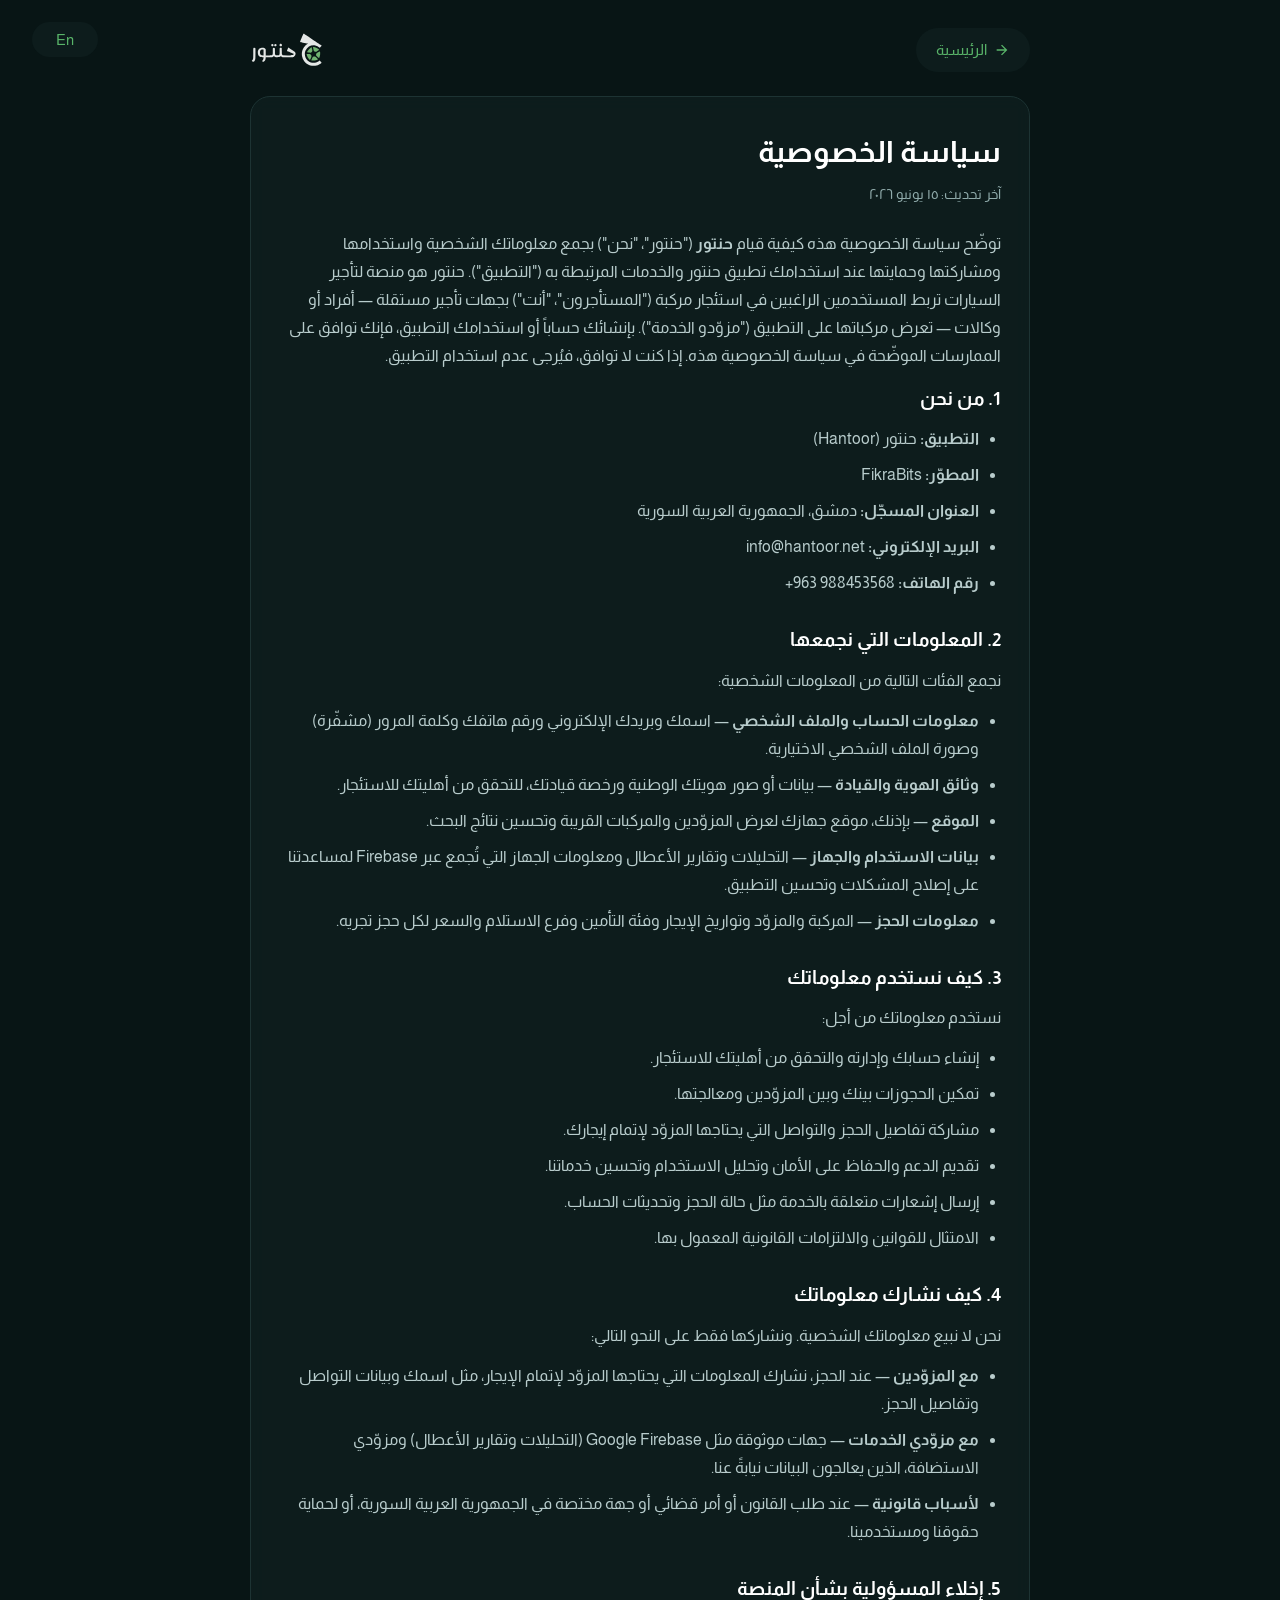
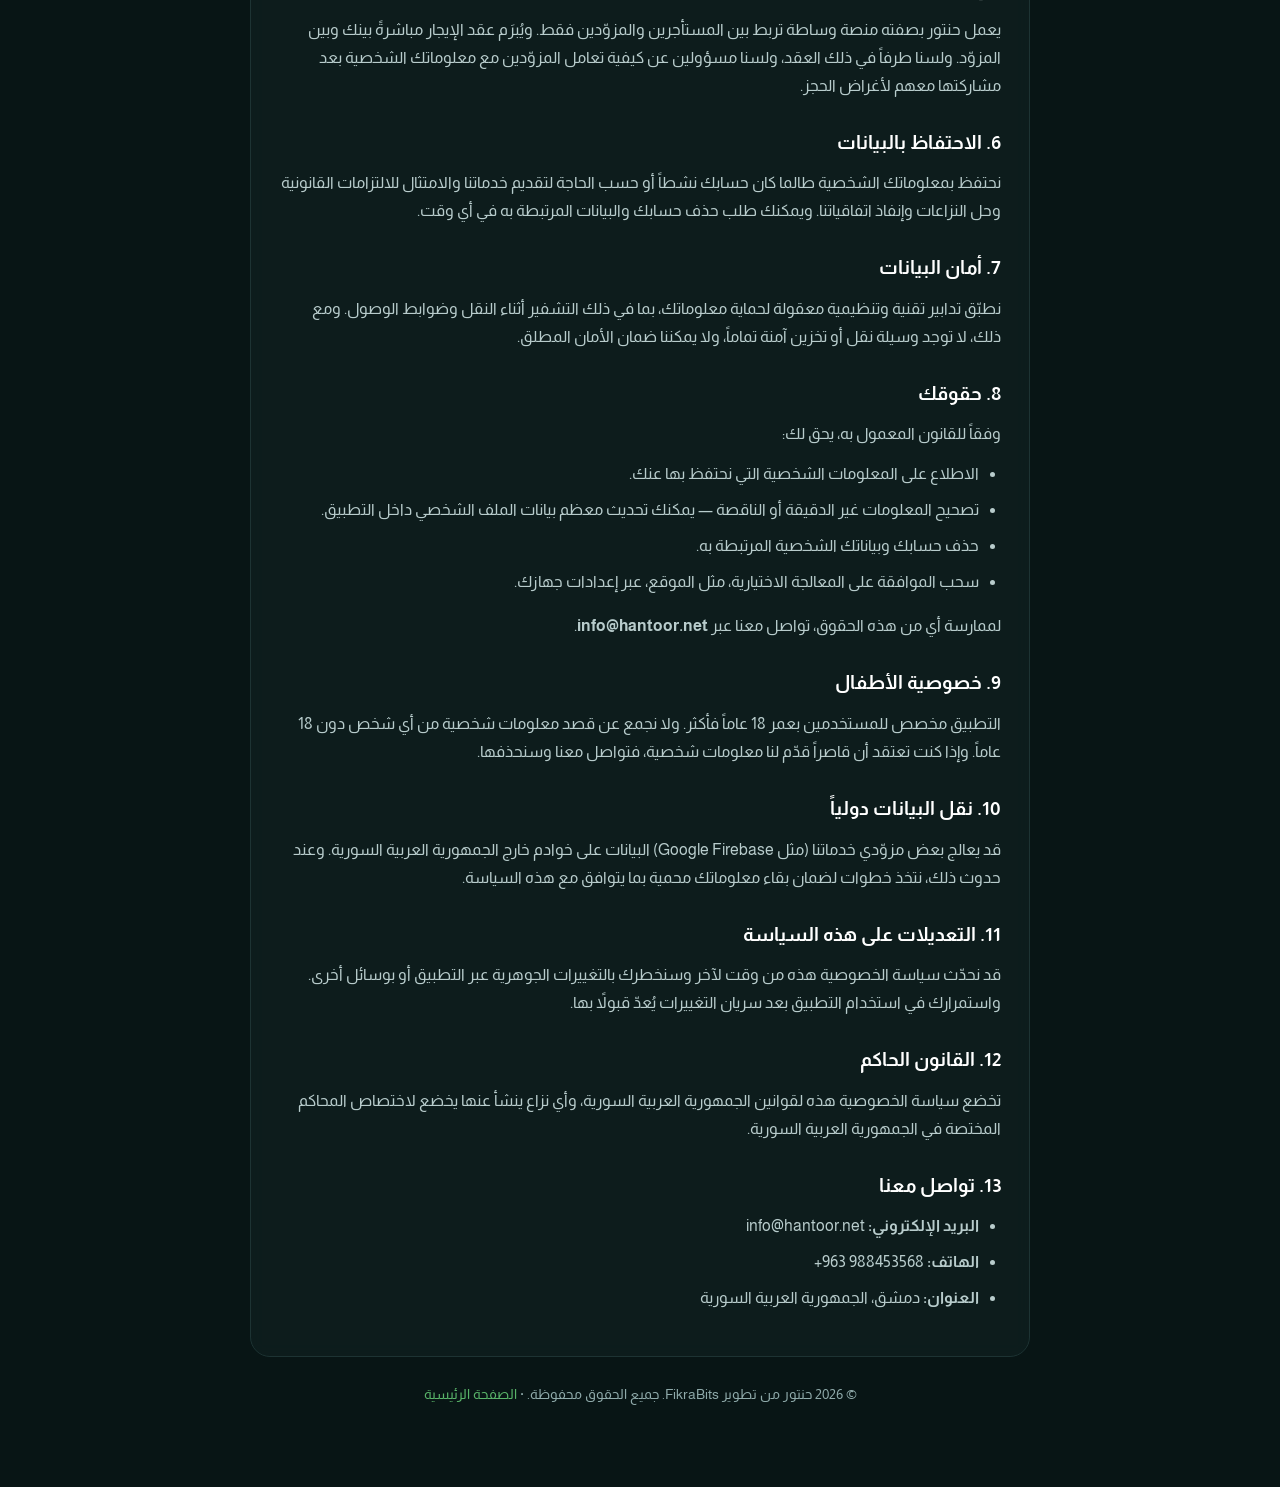
<file: privacy-policy/index.html>
<!DOCTYPE html>
<html lang="en" dir="ltr">
<head>
    <meta charset="UTF-8">
    <meta name="viewport" content="width=device-width, initial-scale=1.0">
    <title>Privacy Policy | سياسة الخصوصية — Hantoor | حنتور</title>

    <meta name="description" content="Hantoor Privacy Policy — how we collect, use, and protect your data. | سياسة خصوصية حنتور — كيف نجمع بياناتك ونستخدمها ونحميها.">
    <meta name="robots" content="index, follow">
    <link rel="canonical" href="https://hantoor.net/privacy-policy/">
    <link rel="icon" href="../images/favicon.ico">
    <link rel="preconnect" href="https://fonts.googleapis.com">
    <link rel="preconnect" href="https://fonts.gstatic.com" crossorigin>
    <link href="https://fonts.googleapis.com/css2?family=Poppins:wght@400;500;700&family=Almarai:wght@400;700&display=swap" rel="stylesheet">

    <meta property="og:type" content="website">
    <meta property="og:url" content="https://hantoor.net/privacy-policy/">
    <meta property="og:title" content="Privacy Policy | سياسة الخصوصية — Hantoor">
    <meta property="og:description" content="How Hantoor collects, uses, and protects your data.">
    <meta property="og:site_name" content="Hantoor | حنتور">

    <style>
        :root {
            --bg: #081515;
            --accent: #59b469;
            --text-primary: #ffffff;
            --text-secondary: #b8cccc;
            --text-muted: #8faaaa;
            --surface: rgba(15, 31, 31, 0.75);
            --border: #1d3333;
            --radius: 20px;
            --maxw: 820px;
        }

        * { box-sizing: border-box; }

        body {
            margin: 0;
            background-color: var(--bg);
            color: var(--text-primary);
            font-family: 'Poppins', sans-serif;
            line-height: 1.75;
            font-size: 16px;
            -webkit-font-smoothing: antialiased;
        }

        html[lang="ar"] body { font-family: 'Almarai', sans-serif; }

        a { color: var(--accent); text-decoration: none; }
        a:hover { text-decoration: underline; }

        .wrap {
            max-width: var(--maxw);
            margin: 0 auto;
            padding: 28px 20px 80px;
        }

        header.legal-header {
            display: flex;
            align-items: center;
            justify-content: space-between;
            gap: 16px;
            flex-wrap: wrap;
            margin-bottom: 24px;
        }

        .brand {
            display: inline-flex;
            align-items: center;
            gap: 10px;
        }
        .brand img { height: 34px; width: auto; }

        .card {
            background: var(--surface);
            border: 1px solid var(--border);
            border-radius: var(--radius);
            padding: 28px;
            backdrop-filter: blur(8px);
        }

        h1 { font-size: 1.9rem; margin: 0 0 4px; }
        .updated { color: var(--text-muted); font-size: 0.9rem; margin: 0 0 22px; }

        h2 {
            font-size: 1.2rem;
            color: var(--text-primary);
            margin: 26px 0 10px;
        }
        h2:first-of-type { margin-top: 2px; }

        p { margin: 0 0 12px; color: var(--text-secondary); }
        ul { margin: 0 0 16px; padding-inline-start: 22px; }
        li { margin: 0 0 8px; color: var(--text-secondary); }

        footer.legal-footer {
            margin-top: 26px;
            text-align: center;
            color: var(--text-muted);
            font-size: 0.85rem;
        }

        [data-lang] { display: none; }
        [data-lang].visible { display: block; }

        .lang-btn {
            position: fixed;
            top: 22px;
            left: 32px;
            z-index: 100;
            background: var(--surface);
            color: var(--accent);
            border: none;
            padding: 9px 24px;
            border-radius: 200px;
            cursor: pointer;
            font-family: 'Poppins', sans-serif;
            font-size: 15px;
            font-weight: 500;
            transition: background 0.2s;
        }
        html[lang="ar"] .lang-btn { font-family: 'Almarai', sans-serif; }
        .lang-btn:hover { background: rgba(15, 31, 31, 1); }

        .back-btn {
            display: inline-flex;
            align-items: center;
            gap: 7px;
            background: var(--surface);
            color: var(--accent);
            border: none;
            padding: 9px 20px;
            border-radius: 200px;
            cursor: pointer;
            font-family: 'Poppins', sans-serif;
            font-size: 14px;
            font-weight: 500;
            text-decoration: none;
            transition: background 0.2s;
        }
        html[lang="ar"] .back-btn { font-family: 'Almarai', sans-serif; font-size: 15px; }
        .back-btn:hover { background: rgba(15, 31, 31, 1); }
        .back-btn svg { width: 16px; height: 16px; fill: var(--accent); flex-shrink: 0; }
        html[dir="rtl"] .back-btn svg { transform: scaleX(-1); }

        html[dir="rtl"] body { text-align: right; }
        html[dir="rtl"] .legal-header { flex-direction: row-reverse; }

        @media (max-width: 520px) {
            .card { padding: 22px 18px; }
            h1 { font-size: 1.55rem; }
        }

        @media (max-width: 700px) {
            .wrap { padding-top: 80px; }

            .back-btn {
                position: fixed;
                top: 22px;
                right: 32px;
                z-index: 100;
            }


            header.legal-header {
                justify-content: center;
                margin-bottom: 20px;
            }

            .brand img { height: 40px; }
        }
    </style>
</head>
<body>
    <button class="lang-btn" id="lang-btn">Ar</button>
    <div class="wrap">
        <header class="legal-header">
            <a class="brand" href="/">
                <img src="../images/logo.svg" alt="Hantoor | حنتور">
            </a>
            <a href="/" class="back-btn" id="back-btn">
                <svg viewBox="0 0 24 24" xmlns="http://www.w3.org/2000/svg">
                    <path d="M20 11H7.83l5.59-5.59L12 4l-8 8 8 8 1.41-1.41L7.83 13H20v-2z"/>
                </svg>
                <span id="back-label">Home</span>
            </a>
        </header>

        <main class="card">
            <!-- ENGLISH -->
            <section data-lang="en">
                <h1>Privacy Policy</h1>
                <p class="updated">Last updated: 15 June 2026</p>

                <p>This Privacy Policy explains how <strong>Hantoor</strong> ("Hantoor", "we", "us", or "our") collects, uses, shares, and protects your personal information when you use the Hantoor mobile application and related services (the "App"). Hantoor is a car rental marketplace that connects users who wish to rent a vehicle ("Renters", "you") with independent rental entities — private individuals or agencies — that list vehicles on the App ("Providers"). By creating an account or using the App, you agree to the practices described in this Privacy Policy. If you do not agree, please do not use the App.</p>

                <h2>1. Who We Are</h2>
                <ul>
                    <li><strong>Application:</strong> Hantoor</li>
                    <li><strong>Developer:</strong> FikraBits</li>
                    <li><strong>Registered address:</strong> Damascus, Syrian Arab Republic</li>
                    <li><strong>Contact email:</strong> info@hantoor.net</li>
                    <li><strong>Contact phone:</strong> +963 988453568</li>
                </ul>

                <h2>2. Information We Collect</h2>
                <p>We collect the following categories of personal information:</p>
                <ul>
                    <li><strong>Account and profile information</strong> — your name, email, phone number, password (stored encrypted), and optional profile photo.</li>
                    <li><strong>Identity and driving documents</strong> — your national ID and driving license details or images, used to verify your eligibility to rent.</li>
                    <li><strong>Location</strong> — with your permission, your device location to show nearby Providers and vehicles and improve search results.</li>
                    <li><strong>Usage and device data</strong> — analytics, crash reports, and device information collected via Firebase to help us fix problems and improve the App.</li>
                    <li><strong>Booking information</strong> — the vehicle, Provider, rental dates, insurance tier, pickup branch, and price for each booking you make.</li>
                </ul>

                <h2>3. How We Use Your Information</h2>
                <p>We use your information to:</p>
                <ul>
                    <li>Create and manage your account and verify your eligibility to rent.</li>
                    <li>Enable and process bookings between you and Providers.</li>
                    <li>Share the booking and contact details a Provider needs to fulfil your rental.</li>
                    <li>Provide support, maintain security, analyse usage, and improve our services.</li>
                    <li>Send you service-related notifications such as booking status and account updates.</li>
                    <li>Comply with applicable laws and legal obligations.</li>
                </ul>

                <h2>4. How We Share Your Information</h2>
                <p>We do not sell your personal information. We share it only as follows:</p>
                <ul>
                    <li><strong>With Providers</strong> — when you book, we share the information the Provider needs to fulfil the rental, such as your name, contact, and booking details.</li>
                    <li><strong>With service providers</strong> — trusted third parties such as Google Firebase (analytics and crash reporting) and our hosting providers, who process data on our behalf.</li>
                    <li><strong>For legal reasons</strong> — where required by law, court order, or a competent authority in the Syrian Arab Republic, or to protect our rights and users.</li>
                </ul>

                <h2>5. Marketplace Disclaimer</h2>
                <p>Hantoor acts solely as a marketplace that connects Renters and Providers. The rental contract is concluded directly between you and the Provider. We are not a party to that contract and are not responsible for how Providers handle your personal information once it is shared with them for a booking.</p>

                <h2>6. Data Retention</h2>
                <p>We retain your personal information for as long as your account is active or as needed to provide our services, comply with legal obligations, resolve disputes, and enforce our agreements. You may request deletion of your account and associated data at any time.</p>

                <h2>7. Data Security</h2>
                <p>We apply reasonable technical and organisational measures to protect your information, including encryption in transit and access controls. However, no method of transmission or storage is completely secure, and we cannot guarantee absolute security.</p>

                <h2>8. Your Rights</h2>
                <p>Subject to applicable law, you may:</p>
                <ul>
                    <li>Access the personal information we hold about you.</li>
                    <li>Correct inaccurate or incomplete information — you can update most profile data in the App.</li>
                    <li>Delete your account and associated personal data.</li>
                    <li>Withdraw consent for optional processing, such as location, via your device settings.</li>
                </ul>
                <p>To exercise any of these rights, contact us at <strong>info@hantoor.net</strong>.</p>

                <h2>9. Children's Privacy</h2>
                <p>The App is intended for users aged 18 and over. We do not knowingly collect personal information from anyone under 18. If you believe a minor has provided us with personal information, contact us and we will delete it.</p>

                <h2>10. International Data Transfers</h2>
                <p>Some of our service providers (such as Google Firebase) may process data on servers located outside the Syrian Arab Republic. Where this happens, we take steps to ensure your information remains protected in line with this Policy.</p>

                <h2>11. Changes to This Policy</h2>
                <p>We may update this Privacy Policy from time to time and will notify you of material changes through the App or by other means. Continued use of the App after changes take effect constitutes acceptance.</p>

                <h2>12. Governing Law</h2>
                <p>This Privacy Policy is governed by the laws of the Syrian Arab Republic, and any dispute arising from it is subject to the jurisdiction of the competent courts of the Syrian Arab Republic.</p>

                <h2>13. Contact Us</h2>
                <ul>
                    <li><strong>Email:</strong> info@hantoor.net</li>
                    <li><strong>Phone:</strong> +963 988453568</li>
                    <li><strong>Address:</strong> Damascus, Syrian Arab Republic</li>
                </ul>
            </section>

            <!-- ARABIC -->
            <section data-lang="ar">
                <h1>سياسة الخصوصية</h1>
                <p class="updated">آخر تحديث: ١٥ يونيو ٢٠٢٦</p>

                <p>توضّح سياسة الخصوصية هذه كيفية قيام <strong>حنتور</strong> ("حنتور"، "نحن") بجمع معلوماتك الشخصية واستخدامها ومشاركتها وحمايتها عند استخدامك تطبيق حنتور والخدمات المرتبطة به ("التطبيق"). حنتور هو منصة لتأجير السيارات تربط المستخدمين الراغبين في استئجار مركبة ("المستأجرون"، "أنت") بجهات تأجير مستقلة — أفراد أو وكالات — تعرض مركباتها على التطبيق ("مزوّدو الخدمة"). بإنشائك حساباً أو استخدامك التطبيق، فإنك توافق على الممارسات الموضّحة في سياسة الخصوصية هذه. إذا كنت لا توافق، فيُرجى عدم استخدام التطبيق.</p>

                <h2>1. من نحن</h2>
                <ul>
                    <li><strong>التطبيق:</strong> حنتور (Hantoor)</li>
                    <li><strong>المطوّر:</strong> FikraBits</li>
                    <li><strong>العنوان المسجّل:</strong> دمشق، الجمهورية العربية السورية</li>
                    <li><strong>البريد الإلكتروني:</strong> info@hantoor.net</li>
                    <li><strong>رقم الهاتف:</strong> <span dir="ltr">+963 988453568</span></li>
                </ul>

                <h2>2. المعلومات التي نجمعها</h2>
                <p>نجمع الفئات التالية من المعلومات الشخصية:</p>
                <ul>
                    <li><strong>معلومات الحساب والملف الشخصي</strong> — اسمك وبريدك الإلكتروني ورقم هاتفك وكلمة المرور (مشفّرة) وصورة الملف الشخصي الاختيارية.</li>
                    <li><strong>وثائق الهوية والقيادة</strong> — بيانات أو صور هويتك الوطنية ورخصة قيادتك، للتحقق من أهليتك للاستئجار.</li>
                    <li><strong>الموقع</strong> — بإذنك، موقع جهازك لعرض المزوّدين والمركبات القريبة وتحسين نتائج البحث.</li>
                    <li><strong>بيانات الاستخدام والجهاز</strong> — التحليلات وتقارير الأعطال ومعلومات الجهاز التي تُجمع عبر Firebase لمساعدتنا على إصلاح المشكلات وتحسين التطبيق.</li>
                    <li><strong>معلومات الحجز</strong> — المركبة والمزوّد وتواريخ الإيجار وفئة التأمين وفرع الاستلام والسعر لكل حجز تجريه.</li>
                </ul>

                <h2>3. كيف نستخدم معلوماتك</h2>
                <p>نستخدم معلوماتك من أجل:</p>
                <ul>
                    <li>إنشاء حسابك وإدارته والتحقق من أهليتك للاستئجار.</li>
                    <li>تمكين الحجوزات بينك وبين المزوّدين ومعالجتها.</li>
                    <li>مشاركة تفاصيل الحجز والتواصل التي يحتاجها المزوّد لإتمام إيجارك.</li>
                    <li>تقديم الدعم والحفاظ على الأمان وتحليل الاستخدام وتحسين خدماتنا.</li>
                    <li>إرسال إشعارات متعلقة بالخدمة مثل حالة الحجز وتحديثات الحساب.</li>
                    <li>الامتثال للقوانين والالتزامات القانونية المعمول بها.</li>
                </ul>

                <h2>4. كيف نشارك معلوماتك</h2>
                <p>نحن لا نبيع معلوماتك الشخصية. ونشاركها فقط على النحو التالي:</p>
                <ul>
                    <li><strong>مع المزوّدين</strong> — عند الحجز، نشارك المعلومات التي يحتاجها المزوّد لإتمام الإيجار، مثل اسمك وبيانات التواصل وتفاصيل الحجز.</li>
                    <li><strong>مع مزوّدي الخدمات</strong> — جهات موثوقة مثل Google Firebase (التحليلات وتقارير الأعطال) ومزوّدي الاستضافة، الذين يعالجون البيانات نيابةً عنا.</li>
                    <li><strong>لأسباب قانونية</strong> — عند طلب القانون أو أمر قضائي أو جهة مختصة في الجمهورية العربية السورية، أو لحماية حقوقنا ومستخدمينا.</li>
                </ul>

                <h2>5. إخلاء المسؤولية بشأن المنصة</h2>
                <p>يعمل حنتور بصفته منصة وساطة تربط بين المستأجرين والمزوّدين فقط. ويُبرَم عقد الإيجار مباشرةً بينك وبين المزوّد. ولسنا طرفاً في ذلك العقد، ولسنا مسؤولين عن كيفية تعامل المزوّدين مع معلوماتك الشخصية بعد مشاركتها معهم لأغراض الحجز.</p>

                <h2>6. الاحتفاظ بالبيانات</h2>
                <p>نحتفظ بمعلوماتك الشخصية طالما كان حسابك نشطاً أو حسب الحاجة لتقديم خدماتنا والامتثال للالتزامات القانونية وحل النزاعات وإنفاذ اتفاقياتنا. ويمكنك طلب حذف حسابك والبيانات المرتبطة به في أي وقت.</p>

                <h2>7. أمان البيانات</h2>
                <p>نطبّق تدابير تقنية وتنظيمية معقولة لحماية معلوماتك، بما في ذلك التشفير أثناء النقل وضوابط الوصول. ومع ذلك، لا توجد وسيلة نقل أو تخزين آمنة تماماً، ولا يمكننا ضمان الأمان المطلق.</p>

                <h2>8. حقوقك</h2>
                <p>وفقاً للقانون المعمول به، يحق لك:</p>
                <ul>
                    <li>الاطلاع على المعلومات الشخصية التي نحتفظ بها عنك.</li>
                    <li>تصحيح المعلومات غير الدقيقة أو الناقصة — يمكنك تحديث معظم بيانات الملف الشخصي داخل التطبيق.</li>
                    <li>حذف حسابك وبياناتك الشخصية المرتبطة به.</li>
                    <li>سحب الموافقة على المعالجة الاختيارية، مثل الموقع، عبر إعدادات جهازك.</li>
                </ul>
                <p>لممارسة أي من هذه الحقوق، تواصل معنا عبر <strong>info@hantoor.net</strong>.</p>

                <h2>9. خصوصية الأطفال</h2>
                <p>التطبيق مخصص للمستخدمين بعمر 18 عاماً فأكثر. ولا نجمع عن قصد معلومات شخصية من أي شخص دون 18 عاماً. وإذا كنت تعتقد أن قاصراً قدّم لنا معلومات شخصية، فتواصل معنا وسنحذفها.</p>

                <h2>10. نقل البيانات دولياً</h2>
                <p>قد يعالج بعض مزوّدي خدماتنا (مثل Google Firebase) البيانات على خوادم خارج الجمهورية العربية السورية. وعند حدوث ذلك، نتخذ خطوات لضمان بقاء معلوماتك محمية بما يتوافق مع هذه السياسة.</p>

                <h2>11. التعديلات على هذه السياسة</h2>
                <p>قد نحدّث سياسة الخصوصية هذه من وقت لآخر وسنخطرك بالتغييرات الجوهرية عبر التطبيق أو بوسائل أخرى. واستمرارك في استخدام التطبيق بعد سريان التغييرات يُعدّ قبولاً بها.</p>

                <h2>12. القانون الحاكم</h2>
                <p>تخضع سياسة الخصوصية هذه لقوانين الجمهورية العربية السورية، وأي نزاع ينشأ عنها يخضع لاختصاص المحاكم المختصة في الجمهورية العربية السورية.</p>

                <h2>13. تواصل معنا</h2>
                <ul>
                    <li><strong>البريد الإلكتروني:</strong> info@hantoor.net</li>
                    <li><strong>الهاتف:</strong> <span dir="ltr">+963 988453568</span></li>
                    <li><strong>العنوان:</strong> دمشق، الجمهورية العربية السورية</li>
                </ul>
            </section>
        </main>

        <footer class="legal-footer">
            <span data-lang="en" class="visible">&copy; <span class="year"></span> Hantoor by FikraBits. All rights reserved. &middot; <a href="/">Home</a></span>
            <span data-lang="ar">&copy; <span class="year"></span> حنتور من تطوير FikraBits. جميع الحقوق محفوظة. &middot; <a href="/">الصفحة الرئيسية</a></span>
        </footer>
    </div>

    <script>
        (function () {
            var currentLang = 'en';

            function setLang(lang) {
                currentLang = lang;
                var html = document.documentElement;
                html.setAttribute("lang", lang);
                html.setAttribute("dir", lang === "ar" ? "rtl" : "ltr");
                document.querySelectorAll("[data-lang]").forEach(function (el) {
                    el.classList.toggle("visible", el.getAttribute("data-lang") === lang);
                });
                document.getElementById("lang-btn").textContent = lang === "ar" ? "En" : "Ar";
                document.getElementById("back-label").textContent = lang === "ar" ? "الرئيسية" : "Home";
                try { localStorage.setItem("hantoor-lang", lang); } catch (e) {}
            }

            document.querySelectorAll(".year").forEach(function (el) {
                el.textContent = new Date().getFullYear();
            });

            document.getElementById("lang-btn").addEventListener("click", function () {
                setLang(currentLang === "en" ? "ar" : "en");
            });

            var saved = null;
            try { saved = localStorage.getItem("hantoor-lang"); } catch (e) {}
            setLang(saved || "ar");
        })();
    </script>
</body>
</html>
</file>
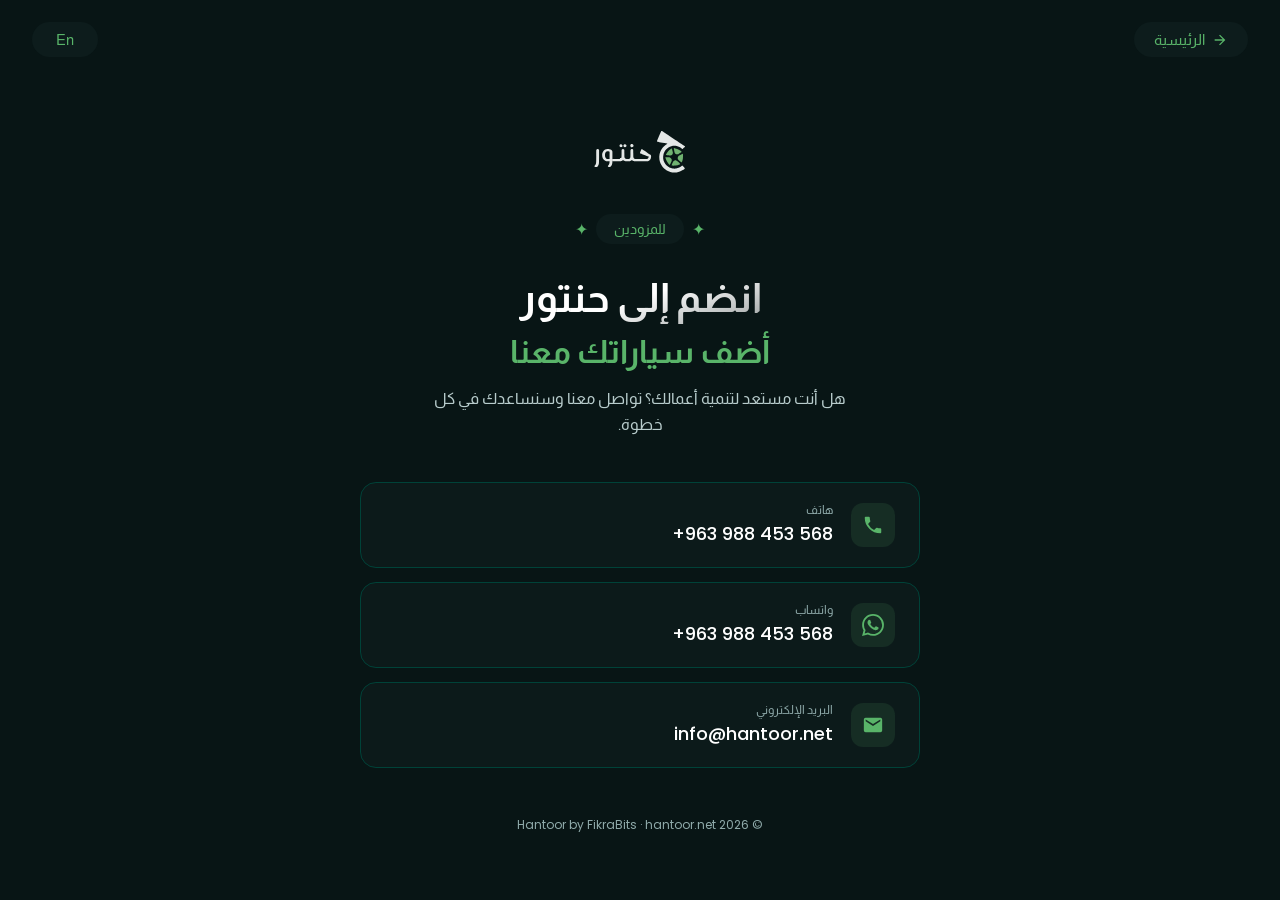
<file: provider-flyer-jun-01/index.html>
<!DOCTYPE html>
<html lang="en" dir="ltr">
<head>
    <meta charset="UTF-8">
    <meta name="viewport" content="width=device-width, initial-scale=1.0">
    <title>Join Hantoor as a Provider | انضم إلى حنتور كمزود</title>
    <meta name="robots" content="noindex, nofollow">
    <link rel="icon" type="image/x-icon" href="../images/favicon.ico">
    <link rel="preconnect" href="https://fonts.googleapis.com">
    <link rel="preconnect" href="https://fonts.gstatic.com" crossorigin>
    <link href="https://fonts.googleapis.com/css2?family=Inter:wght@600&family=Poppins:wght@400;500;700&family=Almarai:wght@400;700&display=swap" rel="stylesheet">
    <style>
        :root {
            --bg:             #081515;
            --accent:         #59b469;
            --text-primary:   #ffffff;
            --text-secondary: #b8cccc;
            --text-muted:     #8faaaa;
            --surface:        rgba(15, 31, 31, 0.75);
            --border:         #004238;
        }

        *, *::before, *::after { box-sizing: border-box; }

        body {
            margin: 0;
            background-color: var(--bg);
            color: var(--text-primary);
            font-family: 'Poppins', sans-serif;
            min-height: 100vh;
            display: flex;
            flex-direction: column;
            align-items: center;
            justify-content: center;
            padding: 40px 24px;
        }

        .page {
            transition: opacity 0.25s ease;
            width: 100%;
            display: flex;
            justify-content: center;
        }

        .page.lang-fade { opacity: 0; }

        /* Top bar */
        .top-bar {
            position: fixed;
            top: 0;
            left: 0;
            right: 0;
            display: flex;
            align-items: center;
            justify-content: space-between;
            padding: 22px 32px;
            z-index: 10;
        }

        html[dir="rtl"] .top-bar { flex-direction: row-reverse; }

        .back-btn {
            display: inline-flex;
            align-items: center;
            gap: 7px;
            background: var(--surface);
            color: var(--accent);
            border: none;
            padding: 9px 20px;
            border-radius: 200px;
            cursor: pointer;
            font-family: 'Poppins', sans-serif;
            font-size: 14px;
            font-weight: 500;
            text-decoration: none;
            transition: background 0.2s;
        }

        html[lang="ar"] .back-btn { font-family: 'Almarai', sans-serif; font-size: 15px; }

        .back-btn:hover { background: rgba(15, 31, 31, 1); }

        .back-btn svg {
            width: 16px;
            height: 16px;
            fill: var(--accent);
            flex-shrink: 0;
        }

        html[dir="rtl"] .back-btn svg { transform: scaleX(-1); }

        .lang-btn {
            background: var(--surface);
            color: var(--accent);
            border: none;
            padding: 9px 24px;
            border-radius: 200px;
            cursor: pointer;
            font-family: 'Poppins', sans-serif;
            font-size: 15px;
            font-weight: 500;
            transition: background 0.2s;
        }

        html[lang="ar"] .lang-btn { font-family: 'Almarai', sans-serif; }
        .lang-btn:hover { background: rgba(15, 31, 31, 1); }

        /* Card */
        .card {
            width: 100%;
            max-width: 560px;
            display: flex;
            flex-direction: column;
            align-items: center;
            padding-top: 80px;
        }

        .logo {
            height: 44px;
            width: auto;
            margin-bottom: 40px;
        }

        .badge-row {
            display: inline-flex;
            align-items: center;
            gap: 8px;
            color: var(--accent);
            margin-bottom: 28px;
        }

        .badge {
            background: var(--surface);
            color: var(--accent);
            font-size: 12px;
            font-weight: 500;
            letter-spacing: 0.6px;
            padding: 7px 18px;
            border-radius: 200px;
            text-transform: uppercase;
        }

        html[lang="ar"] .badge {
            font-family: 'Almarai', sans-serif;
            font-size: 14px;
            letter-spacing: 0;
        }

        .pill-dot { font-size: 16px; }

        h1 {
            font-size: clamp(28px, 5vw, 46px);
            font-weight: 500;
            line-height: 1.3;
            text-align: center;
            margin: 0 0 10px 0;
            background: linear-gradient(162deg, #fff 0%, #fff 50%, rgba(255,255,255,0.6) 100%);
            -webkit-background-clip: text;
            -webkit-text-fill-color: transparent;
            background-clip: text;
        }

        html[lang="ar"] h1 {
            font-family: 'Almarai', sans-serif;
            font-weight: 700;
            font-size: clamp(24px, 4.5vw, 40px);
        }

        h2 {
            font-size: clamp(22px, 4vw, 36px);
            font-weight: 500;
            color: var(--accent);
            -webkit-text-fill-color: var(--accent);
            text-align: center;
            margin: 0 0 16px 0;
        }

        html[lang="ar"] h2 {
            font-family: 'Almarai', sans-serif;
            font-weight: 700;
            font-size: clamp(20px, 3.5vw, 32px);
        }

        .subtitle {
            font-size: clamp(13px, 2vw, 16px);
            color: var(--text-secondary);
            text-align: center;
            line-height: 1.6;
            margin: 0 0 44px 0;
            max-width: 420px;
        }

        html[lang="ar"] .subtitle { font-family: 'Almarai', sans-serif; }

        .contact-list {
            width: 100%;
            display: flex;
            flex-direction: column;
            gap: 14px;
        }

        .contact-item {
            display: flex;
            align-items: center;
            gap: 18px;
            background: rgba(15, 31, 31, 0.6);
            border: 1px solid var(--border);
            border-radius: 16px;
            padding: 20px 24px;
            text-decoration: none;
            color: inherit;
            transition: border-color 0.2s, background 0.2s;
        }

        .contact-item:hover {
            border-color: var(--accent);
            background: rgba(89, 180, 105, 0.06);
        }

        .contact-icon {
            width: 44px;
            height: 44px;
            border-radius: 12px;
            background: rgba(89, 180, 105, 0.12);
            display: flex;
            align-items: center;
            justify-content: center;
            flex-shrink: 0;
        }

        .contact-icon svg {
            width: 22px;
            height: 22px;
            fill: var(--accent);
        }

        .contact-label {
            font-size: 11px;
            font-weight: 500;
            color: var(--text-muted);
            letter-spacing: 0.5px;
            text-transform: uppercase;
            margin-bottom: 3px;
        }

        html[lang="ar"] .contact-label {
            font-family: 'Almarai', sans-serif;
            letter-spacing: 0;
            font-size: 12px;
        }

        .contact-value {
            font-size: clamp(15px, 2.5vw, 18px);
            font-weight: 500;
            color: var(--text-primary);
            direction: ltr;
        }

        html[dir="rtl"] .contact-text { text-align: right; }
        html[dir="rtl"] .contact-value { text-align: left; }

        .footer {
            margin-top: 48px;
            margin-bottom: 16px;
            font-size: 12px;
            color: var(--text-muted);
            text-align: center;
        }

        @media (max-width: 600px) {
            .top-bar { padding: 16px 20px; }
            .card { padding-top: 72px; }
        }
    </style>
</head>
<body>

    <div class="top-bar">
        <button class="lang-btn" id="lang-btn">Ar</button>
        <a href="/" class="back-btn" id="back-btn">
            <svg viewBox="0 0 24 24" xmlns="http://www.w3.org/2000/svg">
                <path d="M20 11H7.83l5.59-5.59L12 4l-8 8 8 8 1.41-1.41L7.83 13H20v-2z"/>
            </svg>
            <span id="back-label">Home</span>
        </a>
    </div>

    <div class="page" id="page">
        <div class="card">
            <img src="../images/logo.svg" alt="Hantoor" class="logo">

            <div class="badge-row">
                <span class="pill-dot">✦</span>
                <span class="badge" id="badge-text">For Providers</span>
                <span class="pill-dot">✦</span>
            </div>

            <h1 id="main-heading">Partner with Hantoor</h1>
            <h2 id="accent-heading">list your cars with us</h2>

            <p class="subtitle" id="subtitle">
                Ready to grow your rental business? Reach thousands of customers across Syria. Get in touch and we'll walk you through everything.
            </p>

            <div class="contact-list">

                <a class="contact-item" href="tel:+963988453568">
                    <div class="contact-icon">
                        <svg viewBox="0 0 24 24" xmlns="http://www.w3.org/2000/svg">
                            <path d="M6.62 10.79a15.15 15.15 0 006.59 6.59l2.2-2.2a1 1 0 011.01-.24 11.47 11.47 0 003.58.57 1 1 0 011 1V20a1 1 0 01-1 1A17 17 0 013 4a1 1 0 011-1h3.5a1 1 0 011 1 11.47 11.47 0 00.57 3.58 1 1 0 01-.25 1.01z"/>
                        </svg>
                    </div>
                    <div class="contact-text">
                        <div class="contact-label" id="label-phone">Phone</div>
                        <div class="contact-value">+963 988 453 568</div>
                    </div>
                </a>

                <a class="contact-item" href="https://wa.me/963988453568" target="_blank" rel="noopener">
                    <div class="contact-icon">
                        <svg viewBox="0 0 24 24" xmlns="http://www.w3.org/2000/svg">
                            <path d="M17.472 14.382c-.297-.149-1.758-.867-2.03-.967-.273-.099-.471-.148-.67.15-.197.297-.767.966-.94 1.164-.173.199-.347.223-.644.075-.297-.15-1.255-.463-2.39-1.475-.883-.788-1.48-1.761-1.653-2.059-.173-.297-.018-.458.13-.606.134-.133.298-.347.446-.52.149-.174.198-.298.298-.497.099-.198.05-.371-.025-.52-.075-.149-.669-1.612-.916-2.207-.242-.579-.487-.5-.669-.51a12.8 12.8 0 00-.57-.01c-.198 0-.52.074-.792.372-.272.297-1.04 1.016-1.04 2.479 0 1.462 1.065 2.875 1.213 3.074.149.198 2.096 3.2 5.077 4.487.709.306 1.262.489 1.694.625.712.227 1.36.195 1.871.118.571-.085 1.758-.719 2.006-1.413.248-.694.248-1.289.173-1.413-.074-.124-.272-.198-.57-.347m-5.421 7.403h-.004a9.87 9.87 0 01-5.031-1.378l-.361-.214-3.741.982.998-3.648-.235-.374a9.86 9.86 0 01-1.51-5.26c.001-5.45 4.436-9.884 9.888-9.884 2.64 0 5.122 1.03 6.988 2.898a9.825 9.825 0 012.893 6.994c-.003 5.45-4.437 9.884-9.885 9.884m8.413-18.297A11.815 11.815 0 0012.05 0C5.495 0 .16 5.335.157 11.892c0 2.096.547 4.142 1.588 5.945L.057 24l6.305-1.654a11.882 11.882 0 005.683 1.448h.005c6.554 0 11.89-5.335 11.893-11.893a11.821 11.821 0 00-3.48-8.413z"/>
                        </svg>
                    </div>
                    <div class="contact-text">
                        <div class="contact-label" id="label-whatsapp">WhatsApp</div>
                        <div class="contact-value">+963 988 453 568</div>
                    </div>
                </a>

                <a class="contact-item" href="mailto:info@hantoor.net">
                    <div class="contact-icon">
                        <svg viewBox="0 0 24 24" xmlns="http://www.w3.org/2000/svg">
                            <path d="M20 4H4a2 2 0 00-2 2v12a2 2 0 002 2h16a2 2 0 002-2V6a2 2 0 00-2-2zm0 4l-8 5-8-5V6l8 5 8-5v2z"/>
                        </svg>
                    </div>
                    <div class="contact-text">
                        <div class="contact-label" id="label-email">Email</div>
                        <div class="contact-value">info@hantoor.net</div>
                    </div>
                </a>

            </div>

            <p class="footer">© 2026 Hantoor by FikraBits · hantoor.net</p>
        </div>
    </div>

    <script>
        const translations = {
            en: {
                badge:        'For Providers',
                mainHeading:  'Partner with Hantoor',
                accentHeading:'list your cars with us',
                subtitle:     'Ready to grow your rental business? Reach thousands of customers across Syria. Get in touch and we\'ll walk you through everything.',
                phone:        'Phone',
                whatsapp:     'WhatsApp',
                email:        'Email',
                back:         'Home',
                langBtn:      'Ar'
            },
            ar: {
                badge:        'للمزودين',
                mainHeading:  'انضم إلى حنتور',
                accentHeading:'أضف سياراتك معنا',
                subtitle:     'هل أنت مستعد لتنمية أعمالك؟ تواصل معنا وسنساعدك في كل خطوة.',
                phone:        'هاتف',
                whatsapp:     'واتساب',
                email:        'البريد الإلكتروني',
                back:         'الرئيسية',
                langBtn:      'En'
            }
        };

        const html    = document.documentElement;
        const page    = document.getElementById('page');
        const langBtn = document.getElementById('lang-btn');
        let currentLang = 'en';

        function applyLang(lang) {
            currentLang = lang;
            const t = translations[lang];
            html.setAttribute('lang', lang);
            html.setAttribute('dir', lang === 'ar' ? 'rtl' : 'ltr');
            document.getElementById('badge-text').textContent        = t.badge;
            document.getElementById('main-heading').textContent      = t.mainHeading;
            document.getElementById('accent-heading').textContent    = t.accentHeading;
            document.getElementById('subtitle').textContent          = t.subtitle;
            document.getElementById('label-phone').textContent       = t.phone;
            document.getElementById('label-whatsapp').textContent    = t.whatsapp;
            document.getElementById('label-email').textContent       = t.email;
            document.getElementById('back-label').textContent        = t.back;
            langBtn.textContent = t.langBtn;
            localStorage.setItem('hantoor-lang', lang);
        }

        function detectLang() {
            return localStorage.getItem('hantoor-lang') || 'ar';
        }

        langBtn.addEventListener('click', () => {
            const next = currentLang === 'en' ? 'ar' : 'en';
            page.classList.add('lang-fade');
            setTimeout(() => {
                applyLang(next);
                page.classList.remove('lang-fade');
            }, 250);
        });

        applyLang(detectLang());
    </script>
</body>
</html>
</file>
<file: style.css>
@import url('https://fonts.googleapis.com/css2?family=Inter:wght@600&family=Poppins:wght@400;500;700&family=Almarai:wght@400;700&display=swap');

:root {
    --bg:              #081515;
    --accent:          #59b469;
    --text-primary:    #ffffff;
    --text-secondary:  #b8cccc;
    --text-muted:      #8faaaa;
    --timer-bg:        #040e0f;
    --timer-border:    #004238;
    --surface:         rgba(15, 31, 31, 0.75);
}

*, *::before, *::after { box-sizing: border-box; }

html {
    scroll-behavior: smooth;
}

@media (prefers-reduced-motion: reduce) {
    html { scroll-behavior: auto; }
}

[id] {
    scroll-margin-top: var(--sticky-offset, 84px);
}

#confetti-canvas {
    position: fixed;
    inset: 0;
    width: 100vw;
    height: 100vh;
    pointer-events: none;
    z-index: 999;
}

.page, .mobile-hero {
    transition: opacity 0.25s ease;
}

.page.lang-fade, .mobile-hero.lang-fade {
    opacity: 0;
}

body {
    margin: 0;
    background-color: var(--bg);
    color: var(--text-primary);
    font-family: 'Poppins', sans-serif;
    min-height: 100vh;
    overflow-x: hidden;
}

/* ─── Desktop two-column layout ─────────────── */

.page {
    display: grid;
    grid-template-columns: 54% 46%;
    grid-template-rows: 1fr;
    min-height: auto;
    position: relative;
}

/* Left column: hero image */
.hero-col {
    position: relative;
    overflow: hidden;
    display: flex;
    align-items: center;
    justify-content: center;
}

.hero-img {
    height: auto;
    width: 100%;
    display: block;
}

/* Right column */
.content-col {
    display: flex;
    flex-direction: column;
    padding: 0 clamp(28px, 4vw, 56px);
}

/* ─── Header ────────────────────────────────── */

.site-header {
    position: sticky;
    top: 0;
    z-index: 50;
    background: rgba(8, 21, 21, 0.85);
    backdrop-filter: blur(8px);
    -webkit-backdrop-filter: blur(8px);
    border-bottom: 1px solid rgba(255, 255, 255, 0.06);
}

.header-inner {
    max-width: 1280px;
    margin: 0 auto;
    display: flex;
    align-items: center;
    justify-content: space-between;
    gap: 24px;
    padding: 16px clamp(20px, 4vw, 56px);
}

.logo-link {
    display: flex;
    align-items: center;
    flex-shrink: 0;
}

.logo {
    height: 34px;
    width: auto;
}

.main-nav {
    display: flex;
    align-items: center;
    gap: 32px;
    flex: 1;
    justify-content: flex-start;
    margin-inline-start: 24px;
}

.nav-link {
    color: var(--text-secondary);
    text-decoration: none;
    font-size: 14px;
    font-weight: 500;
    white-space: nowrap;
    transition: color 0.2s;
}

.nav-link:hover { color: var(--text-primary); }

html[lang="en"] .nav-link { transform: translateY(4px); }

html[lang="ar"] .nav-link { font-family: 'Almarai', sans-serif; }

.header-actions {
    display: flex;
    align-items: center;
    gap: 12px;
    flex-shrink: 0;
}

.provider-login-btn {
    background: var(--surface);
    color: var(--accent);
    border: none;
    padding: 9px 20px;
    border-radius: 200px;
    font-size: 14px;
    line-height: 1;
    font-weight: 500;
    text-decoration: none;
    white-space: nowrap;
    transition: background 0.2s;
}

.provider-login-btn:hover { background: rgba(15, 31, 31, 1); }

html[lang="ar"] .provider-login-btn { font-family: 'Almarai', sans-serif; }

.nav-toggle {
    display: none;
    flex-direction: column;
    justify-content: center;
    gap: 4px;
    background: none;
    border: none;
    cursor: pointer;
    padding: 6px;
}

.nav-toggle span {
    width: 20px;
    height: 2px;
    background: var(--text-primary);
    border-radius: 2px;
}

.circle-star {
    position: absolute;
    top: 0px;
    left: 0;
    width: 320px;
    height: 320px;
    z-index: 1;
    pointer-events: none;
}

.half-circle-star {
    position: absolute;
    top: 0;
    left: 330px;
    width: 350px;
    height: 190px;
    z-index: 1;
    pointer-events: none;
}

.lang-btn {
    background: var(--surface);
    color: var(--accent);
    border: none;
    padding: 9px 24px;
    border-radius: 200px;
    cursor: pointer;
    font-family: 'Poppins', sans-serif;
    font-size: 15px;
    line-height: 1;
    font-weight: 500;
    transition: background 0.2s;
    flex-shrink: 0;
}

html[lang="ar"] .lang-btn { font-family: 'Almarai', sans-serif; }

.lang-btn:hover { background: rgba(15, 31, 31, 1); }

/* ─── Content body ──────────────────────────── */

.content-body {
    flex: 1;
    display: flex;
    flex-direction: column;
    justify-content: center;
    padding-bottom: 48px;
}

/* Coming soon badge */
.coming-soon-group {
    display: inline-flex;
    align-items: center;
    gap: 8px;
    margin-bottom: 32px;
    color: var(--accent);
}

.coming-soon-pill {
    background: var(--surface);
    color: var(--accent);
    font-size: 13px;
    font-weight: 500;
    letter-spacing: 0.5px;
    padding: 8px 18px;
    border-radius: 200px;
    animation: live-pulse 2.4s ease-out infinite;
}

@keyframes live-pulse {
    0%, 100% { box-shadow: 0 0 0 0 rgba(89, 180, 105, 0.35); }
    50% { box-shadow: 0 0 0 8px rgba(89, 180, 105, 0); }
}

@media (prefers-reduced-motion: reduce) {
    .coming-soon-pill { animation: none; }
}

html[lang="ar"] .coming-soon-pill {
    font-size: 17px;
    font-family: 'Almarai', sans-serif;
    letter-spacing: 0;
}

.pill-dot { font-size: 18px; }

/* Headlines */
.headline {
    font-size: clamp(34px, 4.2vw, 64px);
    font-weight: 700;
    line-height: 1.25;
    margin: 0 0 28px 0;
}

.headline #main-heading {
    color: #ffffff;
    text-shadow: 0 0 40px rgba(255, 255, 255, 0.18);
}

.headline-accent {
    color: var(--accent);
    text-shadow: 0 0 40px rgba(89, 180, 105, 0.45);
}

html[lang="ar"] .headline {
    font-family: 'Almarai', sans-serif;
    font-weight: 700;
    font-size: clamp(30px, 3.8vw, 58px);
}

.subtitle {
    font-size: clamp(14px, 1.4vw, 20px);
    color: var(--text-secondary);
    margin: 0 0 40px 0;
    font-weight: 400;
    line-height: 1.5;
}

html[lang="ar"] .subtitle { font-family: 'Almarai', sans-serif; }


/* ─── Store buttons ──────────────────────────── */

#store-buttons {
    display: flex;
    gap: 14px;
    flex-wrap: wrap;
}

.store-btn {
    display: inline-flex;
    align-items: center;
    gap: 10px;
    background: var(--surface);
    border: 1px solid var(--timer-border);
    border-radius: 14px;
    padding: 12px 22px;
    color: var(--text-primary);
    text-decoration: none;
    transition: background 0.2s, border-color 0.2s;
}

.store-btn:hover {
    background: rgba(15, 31, 31, 1);
    border-color: var(--accent);
}

.store-icon {
    width: auto;
    height: 24px;
    color: var(--accent);
    flex-shrink: 0;
}

.store-text {
    display: flex;
    flex-direction: column;
    line-height: 1.3;
}

.store-text small {
    font-size: 11px;
    color: var(--text-muted);
}

.store-text strong {
    font-size: 16px;
    font-weight: 500;
}

html[lang="ar"] .store-text { font-family: 'Almarai', sans-serif; }

/* ─── Shared section styles ──────────────────── */

.section {
    padding: 80px clamp(24px, 6vw, 80px);
    max-width: 1200px;
    margin: 0 auto;
}

.section-title {
    font-size: clamp(26px, 3vw, 40px);
    font-weight: 500;
    text-align: center;
    margin: 0 0 48px 0;
    color: var(--text-primary);
}

html[lang="ar"] .section-title { font-family: 'Almarai', sans-serif; font-weight: 700; }

/* ─── Features ────────────────────────────────── */

.features-grid {
    display: grid;
    grid-template-columns: repeat(4, 1fr);
    gap: 24px;
}

.feature-card {
    background: var(--surface);
    border: 1px solid var(--timer-border);
    border-radius: 16px;
    padding: 28px 24px;
    text-align: center;
}

.feature-icon {
    display: inline-flex;
    align-items: center;
    justify-content: center;
    width: 52px;
    height: 52px;
    border-radius: 50%;
    background: rgba(89, 180, 105, 0.12);
    color: var(--accent);
    margin-bottom: 18px;
}

.feature-icon svg { width: 26px; height: 26px; }

.feature-card h3 {
    font-size: 18px;
    font-weight: 500;
    margin: 0 0 10px 0;
    color: var(--text-primary);
}

.feature-card p {
    font-size: 14px;
    line-height: 1.6;
    color: var(--text-secondary);
    margin: 0;
}

html[lang="ar"] .feature-card h3,
html[lang="ar"] .feature-card p { font-family: 'Almarai', sans-serif; }

/* ─── How it works ────────────────────────────── */

.steps-grid {
    display: grid;
    grid-template-columns: repeat(4, 1fr);
    gap: 24px;
}

.step-card {
    text-align: center;
    position: relative;
}

.step-card img {
    width: 100%;
    max-width: 220px;
    height: auto;
    display: block;
    margin: 0 auto 16px;
}

.step-number {
    display: inline-flex;
    align-items: center;
    justify-content: center;
    width: 28px;
    height: 28px;
    border-radius: 50%;
    background: var(--accent);
    color: var(--bg);
    font-family: 'Inter', sans-serif;
    font-weight: 600;
    font-size: 14px;
    margin-bottom: 10px;
}

.step-card h3 {
    font-size: 18px;
    font-weight: 500;
    margin: 0 0 8px 0;
    color: var(--text-primary);
}

.step-card p {
    font-size: 14px;
    line-height: 1.6;
    color: var(--text-secondary);
    margin: 0;
}

html[lang="ar"] .step-card h3,
html[lang="ar"] .step-card p { font-family: 'Almarai', sans-serif; }

/* ─── Our partners ────────────────────────────── */

.partners-section { text-align: center; }

.partners-subtitle {
    font-size: 18px;
    line-height: 1.6;
    color: var(--accent);
    max-width: 560px;
    margin: -24px auto 0;
}

html[lang="ar"] .partners-subtitle { font-family: 'Almarai', sans-serif; }

.section-kicker {
    display: block;
    font-size: 12px;
    font-weight: 600;
    letter-spacing: 1.5px;
    text-transform: uppercase;
    color: var(--accent);
    margin-bottom: 14px;
}

html[lang="ar"] .section-kicker {
    font-family: 'Almarai', sans-serif;
    letter-spacing: 0;
    text-transform: none;
}

.partners-marquee {
    overflow: hidden;
    margin-top: 32px;
    direction: ltr;
}

.partners-track {
    display: flex;
    gap: 20px;
    width: max-content;
    animation: partners-scroll 26s linear infinite;
}

html[dir="rtl"] .partners-track { animation-direction: reverse; }

.partner-card {
    flex-shrink: 0;
    width: 240px;
    height: 160px;
    background: var(--surface);
    border: 1px solid var(--timer-border);
    border-radius: 16px;
    display: flex;
    align-items: center;
    justify-content: center;
    padding: 6px;
    overflow: hidden;
}

.partner-card img {
    width: 100%;
    height: 100%;
    object-fit: cover;
    transform: scale(1.15);
}

@keyframes partners-scroll {
    from { transform: translateX(0); }
    to { transform: translateX(-50%); }
}

@media (prefers-reduced-motion: reduce) {
    .partners-track { animation: none; }
    .partners-marquee { overflow-x: auto; }
}

/* ─── Our story ───────────────────────────────── */

.story-inner {
    max-width: 680px;
    margin: 0 auto;
    text-align: center;
}

.story-kicker {
    font-size: 18px;
    font-weight: 500;
    color: var(--accent);
    margin: 0 0 28px 0;
    line-height: 1.5;
}

.story-inner p:not(.story-kicker) {
    font-size: 15px;
    line-height: 1.75;
    color: var(--text-secondary);
    text-align: left;
    margin: 0 0 18px 0;
}

html[dir="rtl"] .story-inner p:not(.story-kicker) { text-align: right; }

.story-signature {
    margin-top: 28px;
    display: flex;
    flex-direction: column;
    align-items: center;
    gap: 2px;
}

.story-signature strong {
    font-size: 16px;
    font-weight: 500;
    color: var(--text-primary);
}

.story-signature span {
    font-size: 13px;
    color: var(--text-muted);
}

html[lang="ar"] .story-kicker,
html[lang="ar"] .story-inner p,
html[lang="ar"] .story-signature strong,
html[lang="ar"] .story-signature span { font-family: 'Almarai', sans-serif; }

/* ─── For rental agencies ─────────────────────── */

#agency-kicker {
    display: block;
    text-align: center;
    font-size: clamp(26px, 3vw, 40px);
    font-weight: 700;
    text-transform: none;
    letter-spacing: 0;
    color: var(--text-primary);
    margin-bottom: 20px;
}

.agency-title {
    font-size: 18px;
    font-weight: 500;
    line-height: 1.25;
    margin: 0 0 20px 0;
    color: var(--accent);
    text-align: center;
}

.agency-subtitle {
    font-size: 16px;
    line-height: 1.6;
    color: var(--text-primary);
    max-width: 640px;
    margin: 0 auto 40px;
    text-align: center;
}

.agency-grid {
    display: grid;
    grid-template-columns: repeat(4, 1fr);
    border: 1px solid var(--timer-border);
    border-radius: 16px;
    overflow: hidden;
    margin-bottom: 24px;
}

.agency-col {
    padding: 28px 24px;
    border-inline-end: 1px solid var(--timer-border);
}

.agency-col:last-child { border-inline-end: none; }

.agency-icon {
    display: inline-flex;
    align-items: center;
    justify-content: center;
    width: 40px;
    height: 40px;
    border-radius: 10px;
    background: rgba(89, 180, 105, 0.12);
    color: var(--accent);
    margin-bottom: 16px;
}

.agency-icon svg { width: 20px; height: 20px; }

.agency-col h3 {
    font-size: 17px;
    font-weight: 600;
    margin: 0 0 8px 0;
    color: var(--text-primary);
}

.agency-col p {
    font-size: 14px;
    line-height: 1.6;
    color: var(--text-secondary);
    margin: 0;
}

.agency-cta-bar {
    display: flex;
    align-items: center;
    justify-content: space-between;
    gap: 24px;
    background: var(--surface);
    border: 1px solid var(--timer-border);
    border-radius: 16px;
    padding: 24px 32px;
}

.agency-cta-text {
    display: flex;
    align-items: flex-start;
    gap: 16px;
}

.agency-cta-icon {
    display: flex;
    align-items: center;
    justify-content: center;
    width: 40px;
    height: 40px;
    border-radius: 10px;
    background: rgba(89, 180, 105, 0.12);
    color: var(--accent);
    flex-shrink: 0;
}

.agency-cta-icon svg { width: 20px; height: 20px; }

.agency-cta-text h3 {
    font-size: 17px;
    font-weight: 600;
    margin: 0 0 4px 0;
    color: var(--text-primary);
}

.agency-cta-text p {
    font-size: 14px;
    color: var(--text-secondary);
    margin: 0;
}

.become-partner-btn {
    background: var(--accent);
    color: #08221a;
    font-weight: 600;
    font-size: 15px;
    padding: 12px 26px;
    border-radius: 200px;
    text-decoration: none;
    white-space: nowrap;
    transition: background 0.2s;
}

.become-partner-btn:hover { background: #6fc47e; }

html[lang="ar"] .agency-title,
html[lang="ar"] .agency-subtitle,
html[lang="ar"] .agency-col h3,
html[lang="ar"] .agency-col p,
html[lang="ar"] .agency-cta-text h3,
html[lang="ar"] .agency-cta-text p,
html[lang="ar"] .become-partner-btn { font-family: 'Almarai', sans-serif; }

/* Mobile hero hidden by default */
.mobile-hero { display: none; }

/* ─── RTL (Arabic) overrides ────────────────── */

html[dir="rtl"] .page { direction: ltr; }
html[dir="rtl"] .content-col { direction: rtl; }
html[dir="rtl"] .content-body { align-items: flex-start; }
html[dir="rtl"] #store-buttons { justify-content: flex-start; }
html[dir="rtl"] .store-text { text-align: right; }

/* ─── Mobile ────────────────────────────────── */

@media (max-width: 950px) {
    .page {
        grid-template-columns: 1fr;
        grid-template-rows: auto;
        height: auto;
        overflow: visible;
    }

    .hero-col { display: none; }

    .content-col {
        padding: 0 24px;
    }

    .header-inner { padding: 14px 20px; direction: ltr; }

    .logo { height: 30px; }

    .lang-btn {
        padding: 7px 18px;
        font-size: 13px;
    }

    .main-nav {
        display: none;
        position: absolute;
        top: 100%;
        left: 0;
        right: 0;
        flex-direction: column;
        align-items: flex-start;
        gap: 4px;
        background: var(--bg);
        border-bottom: 1px solid rgba(255, 255, 255, 0.08);
        padding: 12px 20px 20px;
    }

    .main-nav.open { display: flex; }

    html[dir="rtl"] .main-nav { direction: rtl; align-items: flex-end; }

    .nav-link { padding: 10px 0; width: 100%; }

    .header-actions { gap: 8px; }

    .provider-login-btn { padding: 7px 14px; font-size: 12px; }

    .nav-toggle { display: flex; }

    .content-body {
        align-items: center !important;
        text-align: center !important;
        padding-bottom: 32px;
        justify-content: flex-start;
        padding-top: 16px;
    }

    .coming-soon-group { margin-bottom: 24px; }

    .headline { font-size: clamp(28px, 7.5vw, 40px); }

    .subtitle {
        font-size: 13px;
        margin-bottom: 28px;
    }

    .mobile-hero {
        display: block;
        width: 100vw;
        overflow: hidden;
    }

    .mobile-hero img {
        width: 100%;
        height: auto;
        display: block;
    }

    /* English image has 85px transparent right margin — clip it */
    html[lang="en"] .mobile-hero {
        aspect-ratio: 804 / 635;
    }

    html[lang="en"] .mobile-hero img {
        height: 100%;
        object-fit: cover;
        object-position: left center;
    }

    #store-buttons { justify-content: center; }

    .section { padding: 56px 24px; }

    .section-title { margin-bottom: 32px; }

    .features-grid,
    .steps-grid {
        grid-template-columns: 1fr 1fr;
        gap: 16px;
    }

    .partner-card { width: 180px; height: 120px; padding: 6px; }

    .partners-track { gap: 14px; }

    .agency-grid {
        grid-template-columns: 1fr 1fr;
    }

    .agency-col {
        border-inline-end: none;
        border-bottom: 1px solid var(--timer-border);
    }

    .agency-col:nth-child(2n) { border-inline-end: none; }
    .agency-col:nth-last-child(-n+2) { border-bottom: none; }

    .agency-cta-bar {
        flex-direction: column;
        align-items: flex-start;
        text-align: left;
    }

    html[dir="rtl"] .agency-cta-bar { text-align: right; }

    .become-partner-btn { width: 100%; text-align: center; }
}

@media (max-width: 520px) {
    .features-grid,
    .steps-grid {
        grid-template-columns: 1fr;
    }

    .agency-grid {
        grid-template-columns: 1fr;
    }

    .agency-col {
        border-inline-end: none;
        border-bottom: 1px solid var(--timer-border);
    }

    .agency-col:nth-last-child(-n+2):not(:last-child) { border-bottom: 1px solid var(--timer-border); }
    .agency-col:last-child { border-bottom: none; }

    .footer-inner {
        flex-direction: column;
        align-items: center;
        text-align: center;
    }

    .footer-right {
        flex-direction: column;
        gap: 16px;
    }
}

/* Footer */
.site-footer {
    border-top: 1px solid var(--timer-border);
    padding: 28px 16px;
    color: var(--text-muted);
    font-size: 0.85rem;
}

.footer-inner {
    max-width: 1280px;
    margin: 0 auto;
    display: flex;
    align-items: center;
    justify-content: space-between;
    gap: 16px 24px;
    flex-wrap: wrap;
}

.footer-brand {
    display: flex;
    align-items: center;
    gap: 14px;
    min-width: 0;
}

.footer-logo {
    height: 26px;
    width: auto;
}

#footer-copyright {
    margin: 0;
    font-size: 0.8rem;
    color: var(--text-muted);
    transform: translateY(3px);
}

.footer-right {
    display: flex;
    align-items: center;
    gap: 24px;
    flex-wrap: wrap;
}

.footer-social {
    display: flex;
    align-items: center;
    gap: 16px;
}

.footer-links {
    display: flex;
    align-items: center;
}

.social-link {
    display: flex;
    align-items: center;
    justify-content: center;
    color: var(--text-muted);
    transition: color 0.2s;
}

.social-link svg {
    width: 18px;
    height: 18px;
}

.social-link:hover {
    color: var(--accent);
}

.site-footer a {
    color: var(--text-muted);
    text-decoration: none;
}
.site-footer a:hover {
    color: var(--accent);
    text-decoration: underline;
}
.site-footer span {
    margin: 0 8px;
    opacity: 0.6;
}
</file>
